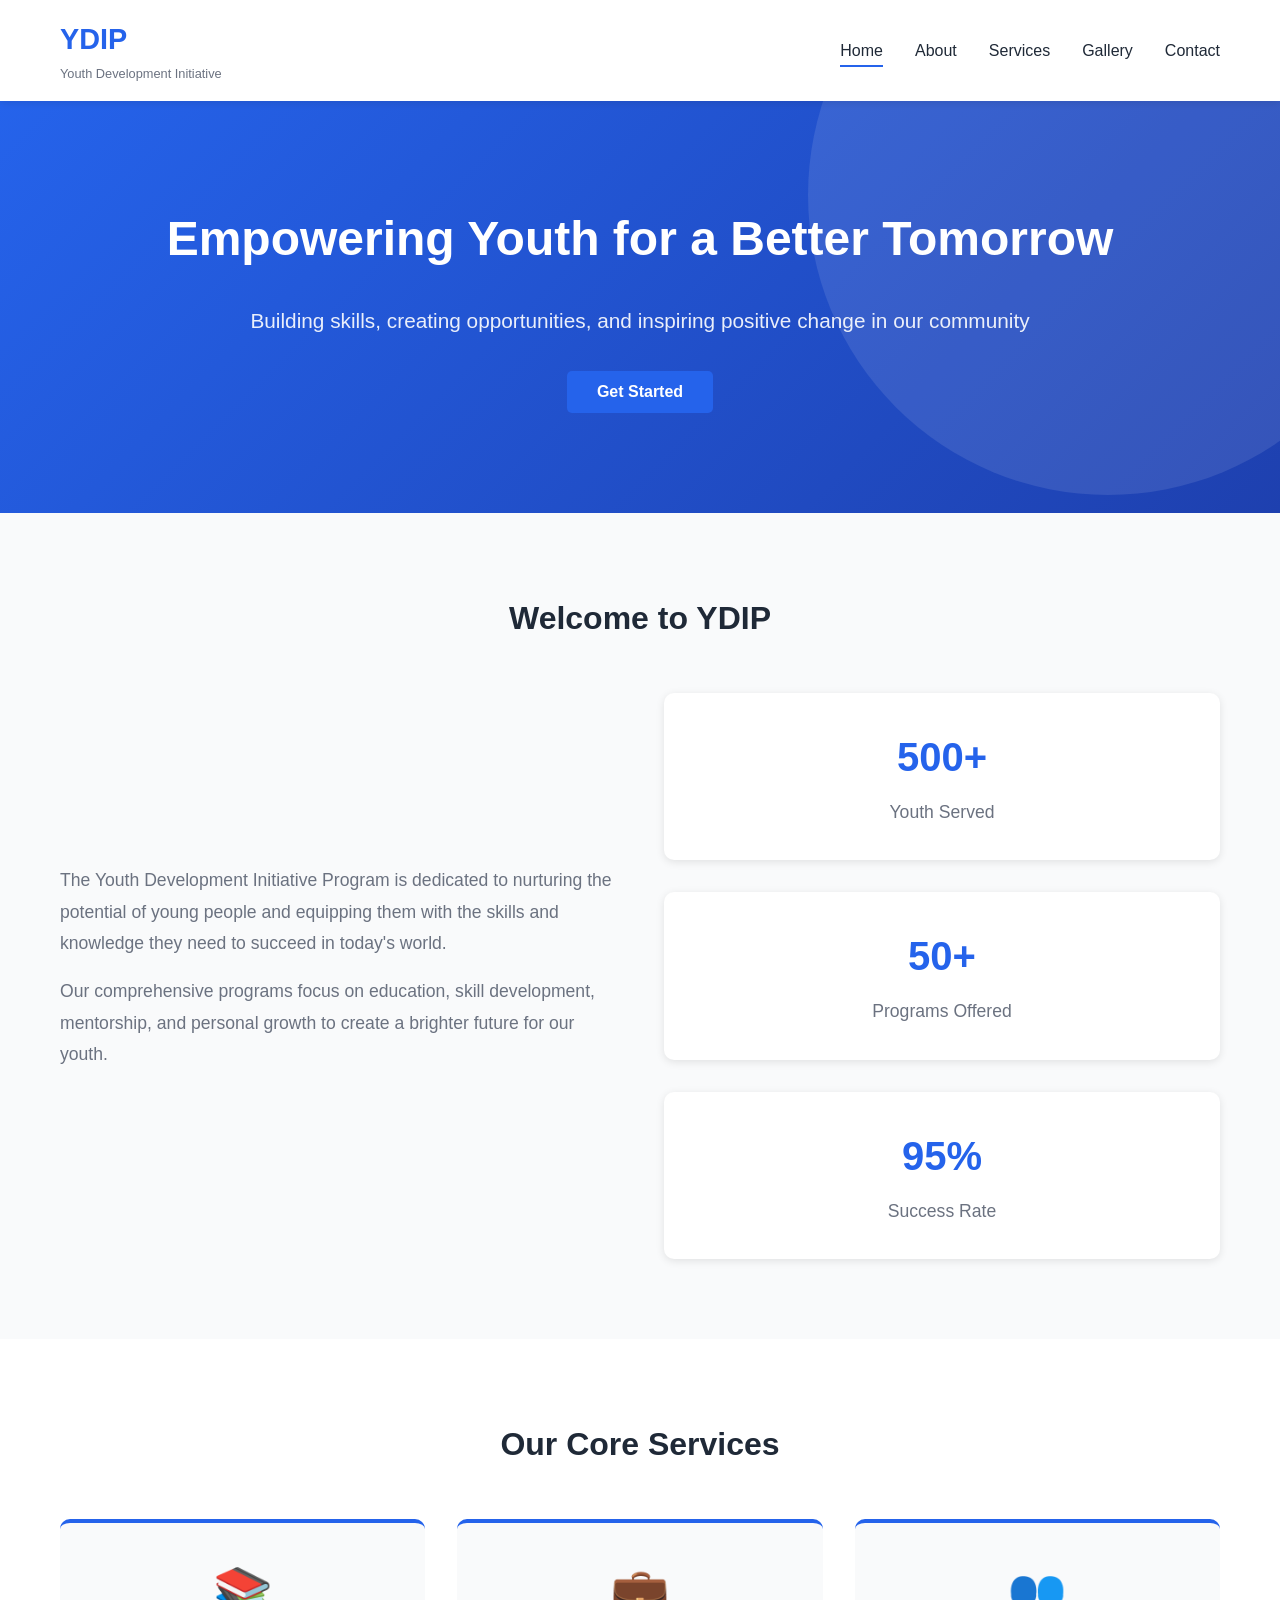
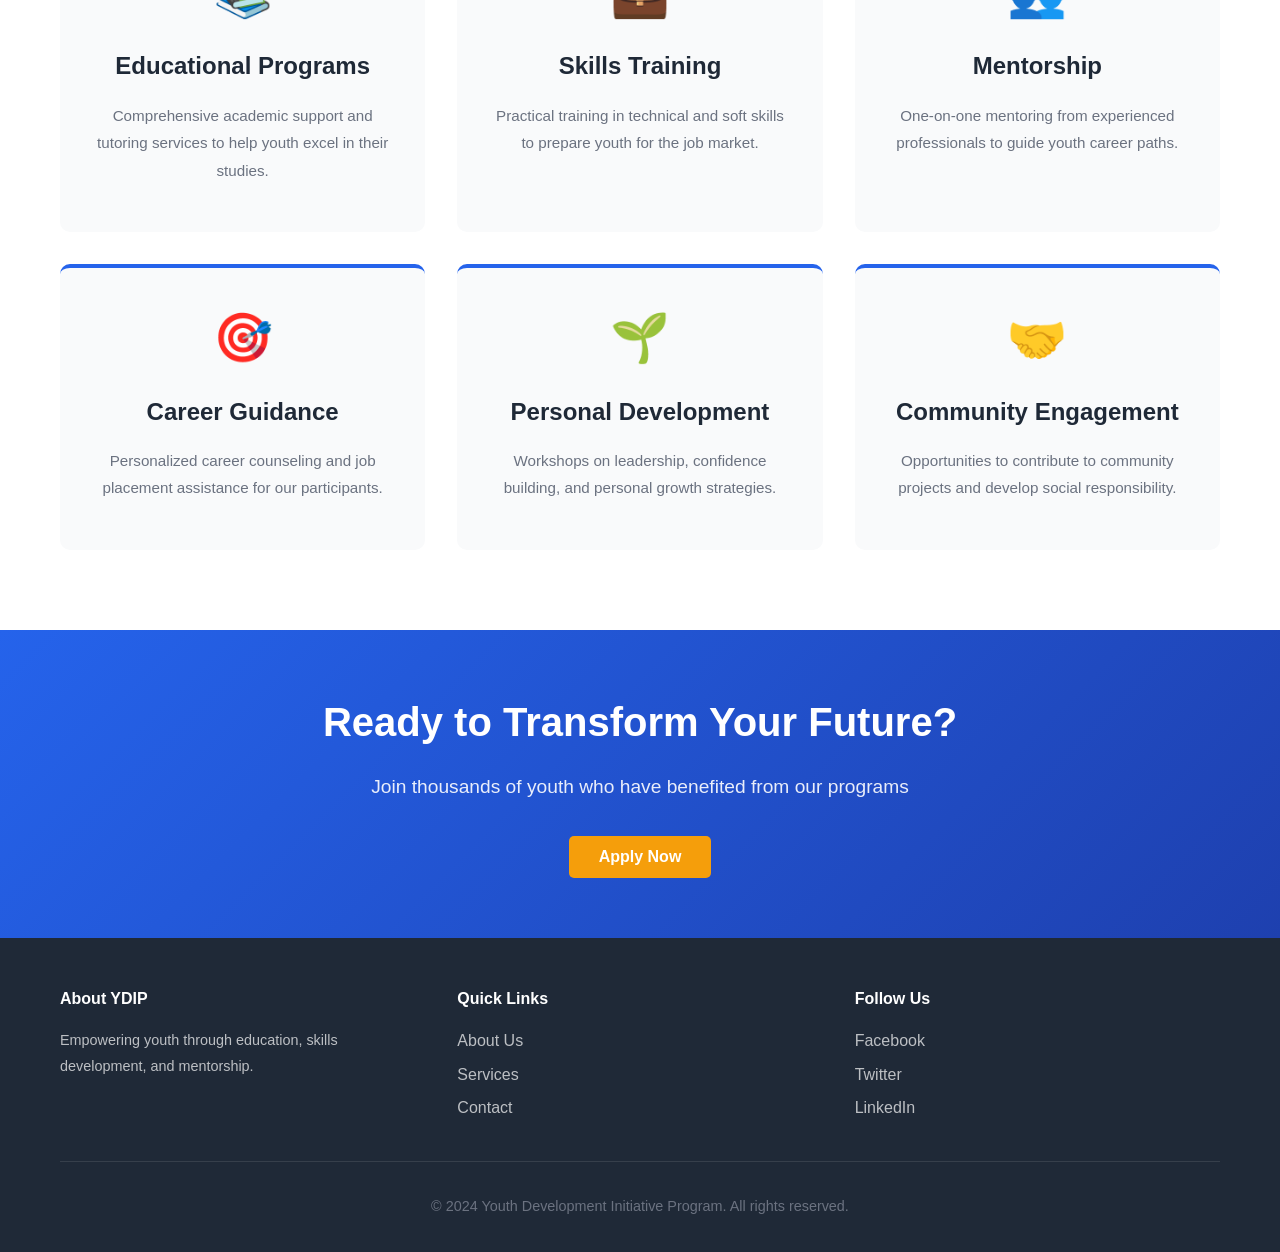
<file: projects/index.html>
<!DOCTYPE html>
<html lang="en">
<head>
    <meta charset="UTF-8">
    <meta name="viewport" content="width=device-width, initial-scale=1.0">
    <title>Youth Development Initiative Program</title>
    <link rel="stylesheet" href="css/style.css">
</head>
<body>
    <!-- Navigation -->
    <nav class="navbar">
        <div class="container">
            <div class="nav-brand">
                <h1>YDIP</h1>
                <p>Youth Development Initiative</p>
            </div>
            <ul class="nav-menu">
                <li><a href="index.html" class="active">Home</a></li>
                <li><a href="about.html">About</a></li>
                <li><a href="service.html">Services</a></li>
                <li><a href="gallery.html">Gallery</a></li>
                <li><a href="contact.html">Contact</a></li>
            </ul>
        </div>
    </nav>

    <!-- Hero Section -->
    <section class="hero">
        <div class="hero-content">
            <h1>Empowering Youth for a Better Tomorrow</h1>
            <p>Building skills, creating opportunities, and inspiring positive change in our community</p>
            <button class="btn btn-primary">Get Started</button>
        </div>
    </section>

    <!-- Welcome Section -->
    <section class="welcome">
        <div class="container">
            <h2>Welcome to YDIP</h2>
            <div class="welcome-content">
                <div class="welcome-text">
                    <p>The Youth Development Initiative Program is dedicated to nurturing the potential of young people and equipping them with the skills and knowledge they need to succeed in today's world.</p>
                    <p>Our comprehensive programs focus on education, skill development, mentorship, and personal growth to create a brighter future for our youth.</p>
                </div>
                <div class="welcome-stats">
                    <div class="stat">
                        <h3>500+</h3>
                        <p>Youth Served</p>
                    </div>
                    <div class="stat">
                        <h3>50+</h3>
                        <p>Programs Offered</p>
                    </div>
                    <div class="stat">
                        <h3>95%</h3>
                        <p>Success Rate</p>
                    </div>
                </div>
            </div>
        </div>
    </section>

    <!-- Features Section -->
    <section class="features">
        <div class="container">
            <h2>Our Core Services</h2>
            <div class="features-grid">
                <div class="feature-card">
                    <div class="feature-icon">📚</div>
                    <h3>Educational Programs</h3>
                    <p>Comprehensive academic support and tutoring services to help youth excel in their studies.</p>
                </div>
                <div class="feature-card">
                    <div class="feature-icon">💼</div>
                    <h3>Skills Training</h3>
                    <p>Practical training in technical and soft skills to prepare youth for the job market.</p>
                </div>
                <div class="feature-card">
                    <div class="feature-icon">👥</div>
                    <h3>Mentorship</h3>
                    <p>One-on-one mentoring from experienced professionals to guide youth career paths.</p>
                </div>
                <div class="feature-card">
                    <div class="feature-icon">🎯</div>
                    <h3>Career Guidance</h3>
                    <p>Personalized career counseling and job placement assistance for our participants.</p>
                </div>
                <div class="feature-card">
                    <div class="feature-icon">🌱</div>
                    <h3>Personal Development</h3>
                    <p>Workshops on leadership, confidence building, and personal growth strategies.</p>
                </div>
                <div class="feature-card">
                    <div class="feature-icon">🤝</div>
                    <h3>Community Engagement</h3>
                    <p>Opportunities to contribute to community projects and develop social responsibility.</p>
                </div>
            </div>
        </div>
    </section>

    <!-- Call to Action Section -->
    <section class="cta">
        <div class="container">
            <h2>Ready to Transform Your Future?</h2>
            <p>Join thousands of youth who have benefited from our programs</p>
            <button class="btn btn-secondary">Apply Now</button>
        </div>
    </section>

    <!-- Footer -->
    <footer class="footer">
        <div class="container">
            <div class="footer-content">
                <div class="footer-section">
                    <h4>About YDIP</h4>
                    <p>Empowering youth through education, skills development, and mentorship.</p>
                </div>
                <div class="footer-section">
                    <h4>Quick Links</h4>
                    <ul>
                        <li><a href="about.html">About Us</a></li>
                        <li><a href="service.html">Services</a></li>
                        <li><a href="contact.html">Contact</a></li>
                    </ul>
                </div>
                <div class="footer-section">
                    <h4>Follow Us</h4>
                    <div class="social-links">
                        <a href="#" class="social-icon">Facebook</a>
                        <a href="#" class="social-icon">Twitter</a>
                        <a href="#" class="social-icon">LinkedIn</a>
                    </div>
                </div>
            </div>
            <div class="footer-bottom">
                <p>&copy; 2024 Youth Development Initiative Program. All rights reserved.</p>
            </div>
        </div>
    </footer>
</body>
</html>
</file>
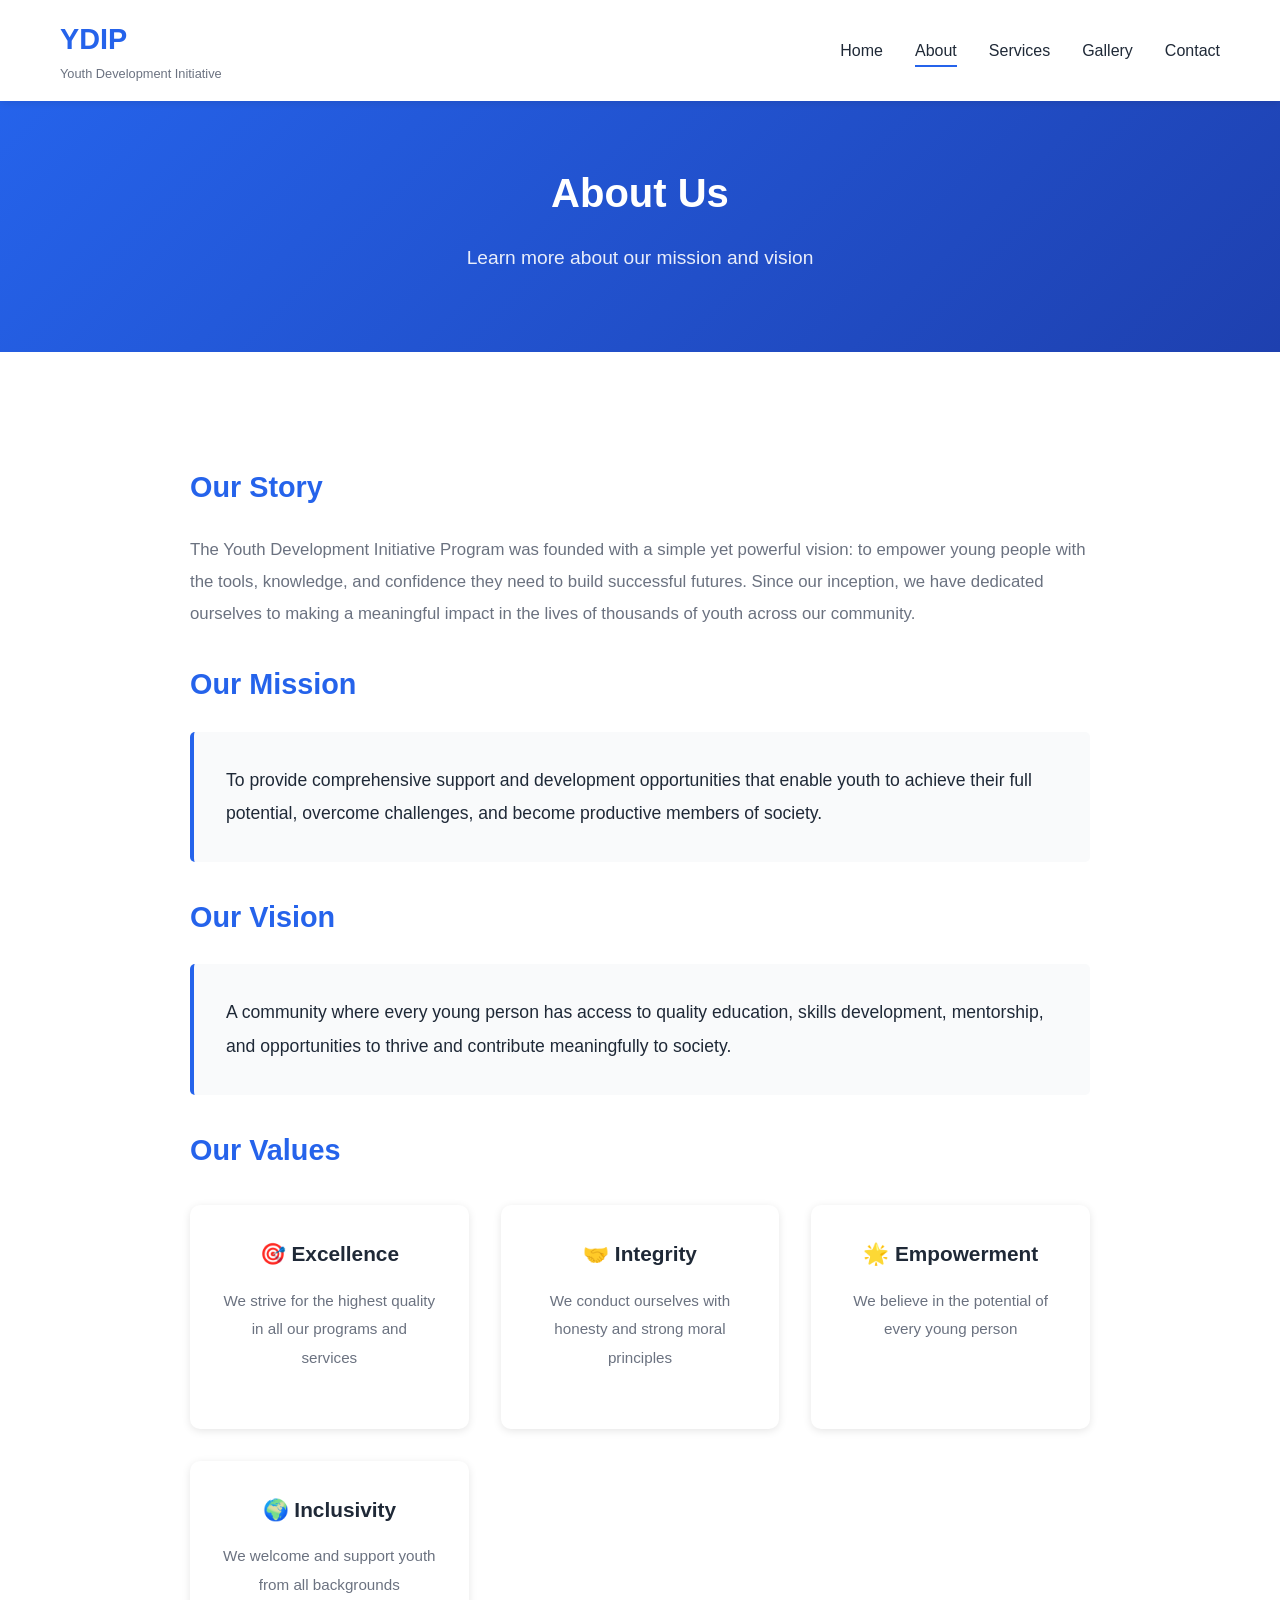
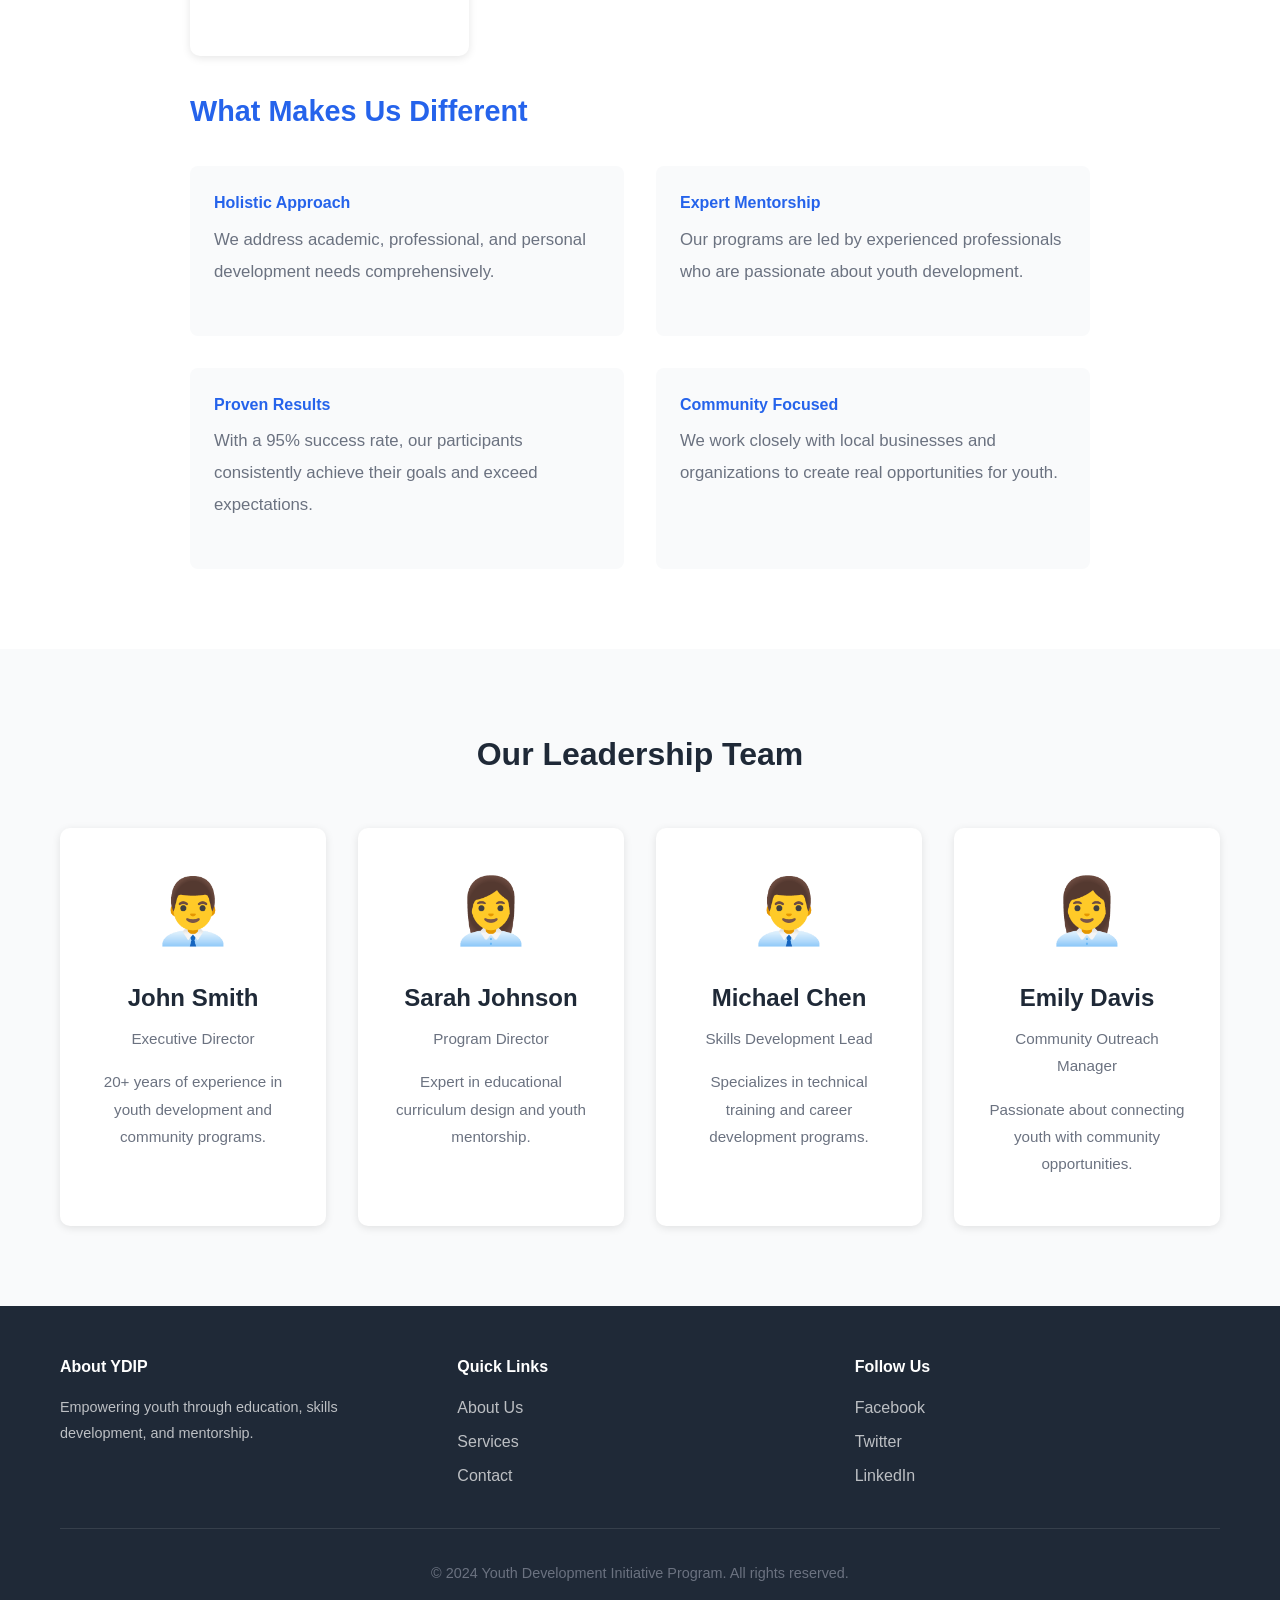
<file: projects/about.html>
<!DOCTYPE html>
<html lang="en">
<head>
    <meta charset="UTF-8">
    <meta name="viewport" content="width=device-width, initial-scale=1.0">
    <title>About Us - Youth Development Initiative Program</title>
    <link rel="stylesheet" href="css/style.css">
</head>
<body>
    <!-- Navigation -->
    <nav class="navbar">
        <div class="container">
            <div class="nav-brand">
                <h1>YDIP</h1>
                <p>Youth Development Initiative</p>
            </div>
            <ul class="nav-menu">
                <li><a href="index.html">Home</a></li>
                <li><a href="about.html" class="active">About</a></li>
                <li><a href="service.html">Services</a></li>
                <li><a href="gallery.html">Gallery</a></li>
                <li><a href="contact.html">Contact</a></li>
            </ul>
        </div>
    </nav>

    <!-- Page Header -->
    <section class="page-header">
        <div class="container">
            <h1>About Us</h1>
            <p>Learn more about our mission and vision</p>
        </div>
    </section>

    <!-- About Content -->
    <section class="about-section">
        <div class="container">
            <div class="about-content">
                <h2>Our Story</h2>
                <p>The Youth Development Initiative Program was founded with a simple yet powerful vision: to empower young people with the tools, knowledge, and confidence they need to build successful futures. Since our inception, we have dedicated ourselves to making a meaningful impact in the lives of thousands of youth across our community.</p>
                
                <h2>Our Mission</h2>
                <div class="mission-box">
                    <p>To provide comprehensive support and development opportunities that enable youth to achieve their full potential, overcome challenges, and become productive members of society.</p>
                </div>

                <h2>Our Vision</h2>
                <div class="vision-box">
                    <p>A community where every young person has access to quality education, skills development, mentorship, and opportunities to thrive and contribute meaningfully to society.</p>
                </div>

                <h2>Our Values</h2>
                <div class="values-grid">
                    <div class="value-item">
                        <h3>🎯 Excellence</h3>
                        <p>We strive for the highest quality in all our programs and services</p>
                    </div>
                    <div class="value-item">
                        <h3>🤝 Integrity</h3>
                        <p>We conduct ourselves with honesty and strong moral principles</p>
                    </div>
                    <div class="value-item">
                        <h3>🌟 Empowerment</h3>
                        <p>We believe in the potential of every young person</p>
                    </div>
                    <div class="value-item">
                        <h3>🌍 Inclusivity</h3>
                        <p>We welcome and support youth from all backgrounds</p>
                    </div>
                </div>

                <h2>What Makes Us Different</h2>
                <div class="differences">
                    <div class="diff-item">
                        <h4>Holistic Approach</h4>
                        <p>We address academic, professional, and personal development needs comprehensively.</p>
                    </div>
                    <div class="diff-item">
                        <h4>Expert Mentorship</h4>
                        <p>Our programs are led by experienced professionals who are passionate about youth development.</p>
                    </div>
                    <div class="diff-item">
                        <h4>Proven Results</h4>
                        <p>With a 95% success rate, our participants consistently achieve their goals and exceed expectations.</p>
                    </div>
                    <div class="diff-item">
                        <h4>Community Focused</h4>
                        <p>We work closely with local businesses and organizations to create real opportunities for youth.</p>
                    </div>
                </div>
            </div>
        </div>
    </section>

    <!-- Team Section -->
    <section class="team-section">
        <div class="container">
            <h2>Our Leadership Team</h2>
            <div class="team-grid">
                <div class="team-member">
                    <div class="member-avatar">👨‍💼</div>
                    <h3>John Smith</h3>
                    <p>Executive Director</p>
                    <p class="member-bio">20+ years of experience in youth development and community programs.</p>
                </div>
                <div class="team-member">
                    <div class="member-avatar">👩‍💼</div>
                    <h3>Sarah Johnson</h3>
                    <p>Program Director</p>
                    <p class="member-bio">Expert in educational curriculum design and youth mentorship.</p>
                </div>
                <div class="team-member">
                    <div class="member-avatar">👨‍💼</div>
                    <h3>Michael Chen</h3>
                    <p>Skills Development Lead</p>
                    <p class="member-bio">Specializes in technical training and career development programs.</p>
                </div>
                <div class="team-member">
                    <div class="member-avatar">👩‍💼</div>
                    <h3>Emily Davis</h3>
                    <p>Community Outreach Manager</p>
                    <p class="member-bio">Passionate about connecting youth with community opportunities.</p>
                </div>
            </div>
        </div>
    </section>

    <!-- Footer -->
    <footer class="footer">
        <div class="container">
            <div class="footer-content">
                <div class="footer-section">
                    <h4>About YDIP</h4>
                    <p>Empowering youth through education, skills development, and mentorship.</p>
                </div>
                <div class="footer-section">
                    <h4>Quick Links</h4>
                    <ul>
                        <li><a href="about.html">About Us</a></li>
                        <li><a href="service.html">Services</a></li>
                        <li><a href="contact.html">Contact</a></li>
                    </ul>
                </div>
                <div class="footer-section">
                    <h4>Follow Us</h4>
                    <div class="social-links">
                        <a href="#" class="social-icon">Facebook</a>
                        <a href="#" class="social-icon">Twitter</a>
                        <a href="#" class="social-icon">LinkedIn</a>
                    </div>
                </div>
            </div>
            <div class="footer-bottom">
                <p>&copy; 2024 Youth Development Initiative Program. All rights reserved.</p>
            </div>
        </div>
    </footer>
</body>
</html>
</file>
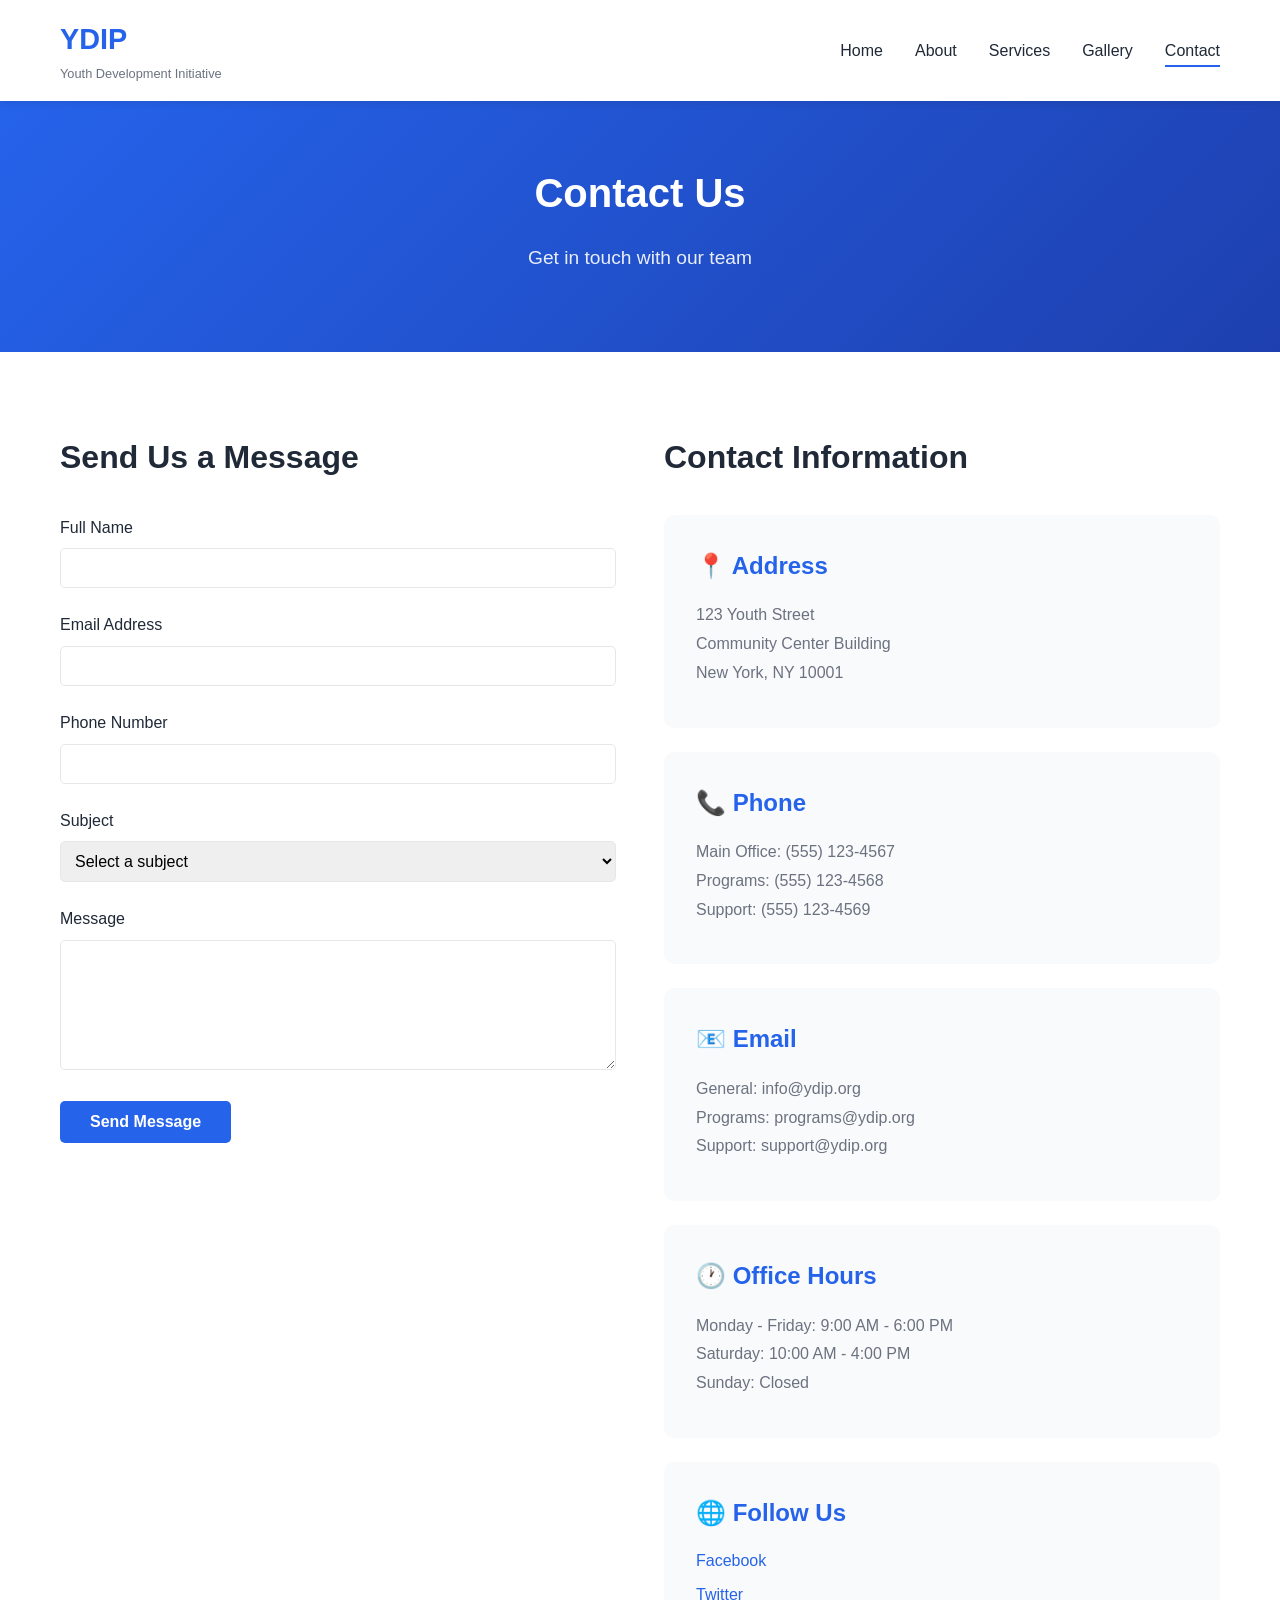
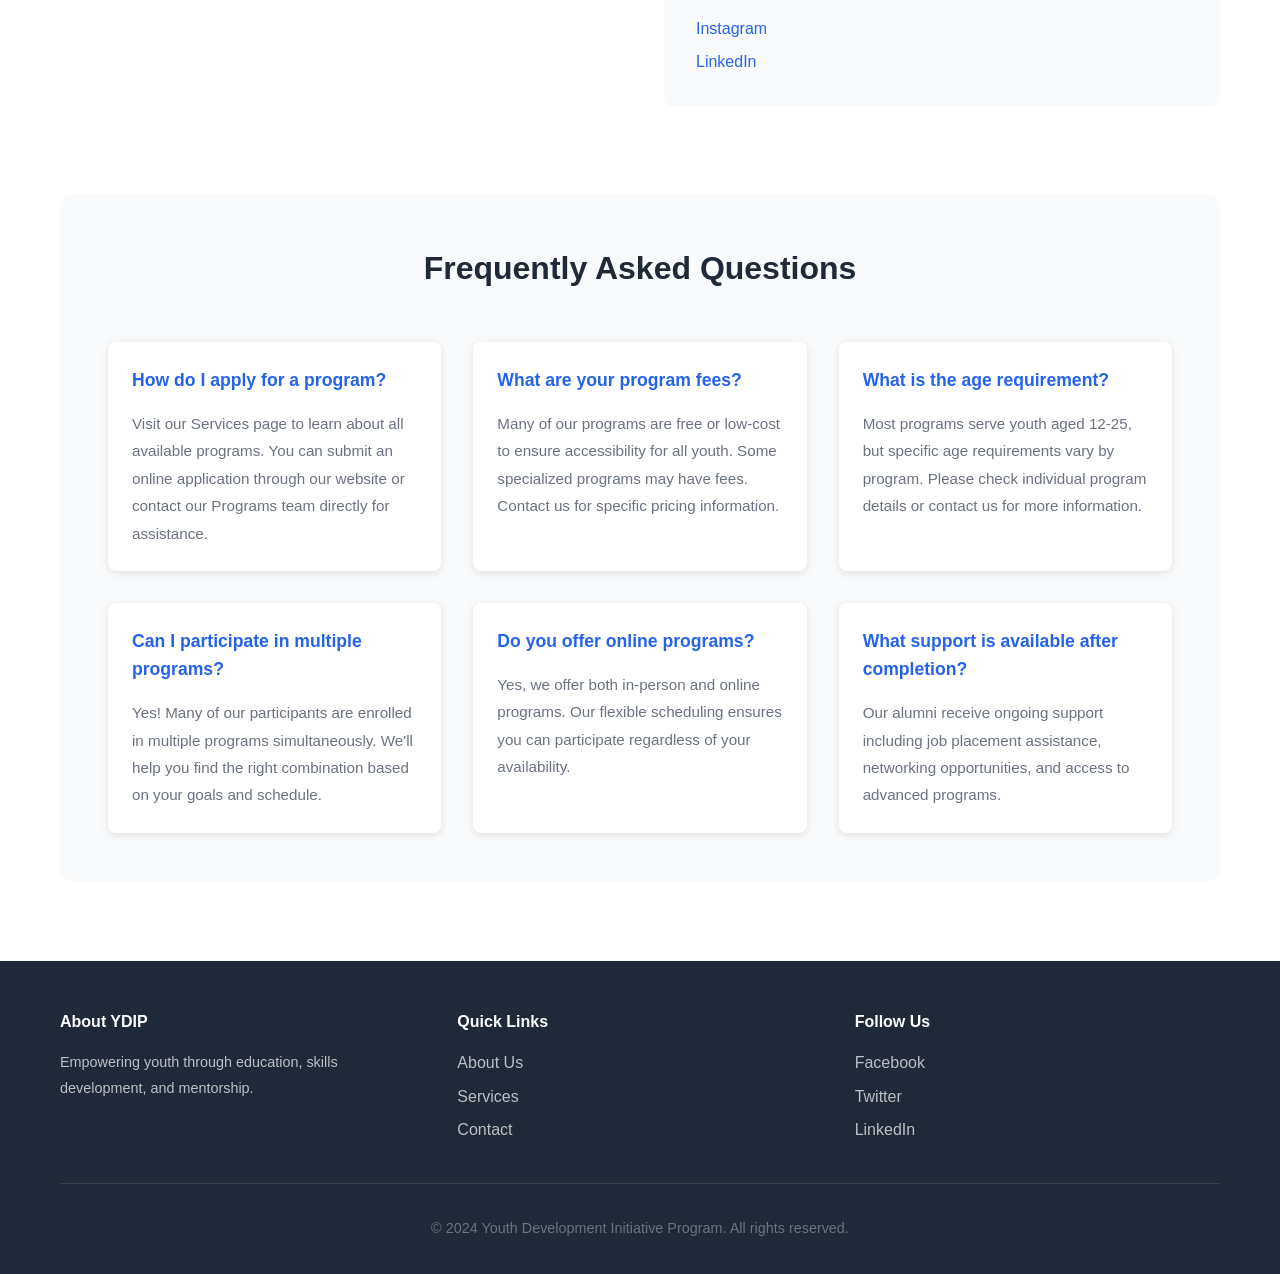
<file: projects/contact.html>
<!DOCTYPE html>
<html lang="en">
<head>
    <meta charset="UTF-8">
    <meta name="viewport" content="width=device-width, initial-scale=1.0">
    <title>Contact Us - Youth Development Initiative Program</title>
    <link rel="stylesheet" href="css/style.css">
</head>
<body>
    <!-- Navigation -->
    <nav class="navbar">
        <div class="container">
            <div class="nav-brand">
                <h1>YDIP</h1>
                <p>Youth Development Initiative</p>
            </div>
            <ul class="nav-menu">
                <li><a href="index.html">Home</a></li>
                <li><a href="about.html">About</a></li>
                <li><a href="service.html">Services</a></li>
                <li><a href="gallery.html">Gallery</a></li>
                <li><a href="contact.html" class="active">Contact</a></li>
            </ul>
        </div>
    </nav>

    <!-- Page Header -->
    <section class="page-header">
        <div class="container">
            <h1>Contact Us</h1>
            <p>Get in touch with our team</p>
        </div>
    </section>

    <!-- Contact Content -->
    <section class="contact-section">
        <div class="container">
            <div class="contact-wrapper">
                <!-- Contact Form -->
                <div class="contact-form-section">
                    <h2>Send Us a Message</h2>
                    <form class="contact-form" id="contactForm">
                        <div class="form-group">
                            <label for="name">Full Name</label>
                            <input type="text" id="name" name="name" required>
                        </div>
                        <div class="form-group">
                            <label for="email">Email Address</label>
                            <input type="email" id="email" name="email" required>
                        </div>
                        <div class="form-group">
                            <label for="phone">Phone Number</label>
                            <input type="tel" id="phone" name="phone">
                        </div>
                        <div class="form-group">
                            <label for="subject">Subject</label>
                            <select id="subject" name="subject" required>
                                <option value="">Select a subject</option>
                                <option value="inquiry">Program Inquiry</option>
                                <option value="application">Application Help</option>
                                <option value="feedback">Feedback</option>
                                <option value="partnership">Partnership Opportunity</option>
                                <option value="other">Other</option>
                            </select>
                        </div>
                        <div class="form-group">
                            <label for="message">Message</label>
                            <textarea id="message" name="message" rows="6" required></textarea>
                        </div>
                        <button type="submit" class="btn btn-primary">Send Message</button>
                    </form>
                </div>

                <!-- Contact Information -->
                <div class="contact-info-section">
                    <h2>Contact Information</h2>
                    
                    <div class="info-card">
                        <h3>📍 Address</h3>
                        <p>123 Youth Street<br>Community Center Building<br>New York, NY 10001</p>
                    </div>

                    <div class="info-card">
                        <h3>📞 Phone</h3>
                        <p>Main Office: (555) 123-4567<br>Programs: (555) 123-4568<br>Support: (555) 123-4569</p>
                    </div>

                    <div class="info-card">
                        <h3>📧 Email</h3>
                        <p>General: info@ydip.org<br>Programs: programs@ydip.org<br>Support: support@ydip.org</p>
                    </div>

                    <div class="info-card">
                        <h3>🕐 Office Hours</h3>
                        <p>Monday - Friday: 9:00 AM - 6:00 PM<br>Saturday: 10:00 AM - 4:00 PM<br>Sunday: Closed</p>
                    </div>

                    <div class="info-card">
                        <h3>🌐 Follow Us</h3>
                        <div class="social-links">
                            <a href="#" class="social-link">Facebook</a>
                            <a href="#" class="social-link">Twitter</a>
                            <a href="#" class="social-link">Instagram</a>
                            <a href="#" class="social-link">LinkedIn</a>
                        </div>
                    </div>
                </div>
            </div>

            <!-- FAQ Section -->
            <div class="faq-section">
                <h2>Frequently Asked Questions</h2>
                <div class="faq-container">
                    <div class="faq-item">
                        <h3>How do I apply for a program?</h3>
                        <p>Visit our Services page to learn about all available programs. You can submit an online application through our website or contact our Programs team directly for assistance.</p>
                    </div>
                    <div class="faq-item">
                        <h3>What are your program fees?</h3>
                        <p>Many of our programs are free or low-cost to ensure accessibility for all youth. Some specialized programs may have fees. Contact us for specific pricing information.</p>
                    </div>
                    <div class="faq-item">
                        <h3>What is the age requirement?</h3>
                        <p>Most programs serve youth aged 12-25, but specific age requirements vary by program. Please check individual program details or contact us for more information.</p>
                    </div>
                    <div class="faq-item">
                        <h3>Can I participate in multiple programs?</h3>
                        <p>Yes! Many of our participants are enrolled in multiple programs simultaneously. We'll help you find the right combination based on your goals and schedule.</p>
                    </div>
                    <div class="faq-item">
                        <h3>Do you offer online programs?</h3>
                        <p>Yes, we offer both in-person and online programs. Our flexible scheduling ensures you can participate regardless of your availability.</p>
                    </div>
                    <div class="faq-item">
                        <h3>What support is available after completion?</h3>
                        <p>Our alumni receive ongoing support including job placement assistance, networking opportunities, and access to advanced programs.</p>
                    </div>
                </div>
            </div>
        </div>
    </section>

    <!-- Footer -->
    <footer class="footer">
        <div class="container">
            <div class="footer-content">
                <div class="footer-section">
                    <h4>About YDIP</h4>
                    <p>Empowering youth through education, skills development, and mentorship.</p>
                </div>
                <div class="footer-section">
                    <h4>Quick Links</h4>
                    <ul>
                        <li><a href="about.html">About Us</a></li>
                        <li><a href="service.html">Services</a></li>
                        <li><a href="contact.html">Contact</a></li>
                    </ul>
                </div>
                <div class="footer-section">
                    <h4>Follow Us</h4>
                    <div class="social-links">
                        <a href="#" class="social-icon">Facebook</a>
                        <a href="#" class="social-icon">Twitter</a>
                        <a href="#" class="social-icon">LinkedIn</a>
                    </div>
                </div>
            </div>
            <div class="footer-bottom">
                <p>&copy; 2024 Youth Development Initiative Program. All rights reserved.</p>
            </div>
        </div>
    </footer>

    <script>
        // Form submission handler
        document.getElementById('contactForm').addEventListener('submit', function(e) {
            e.preventDefault();
            alert('Thank you for your message! We will get back to you soon.');
            this.reset();
        });
    </script>
</body>
</html>
</file>
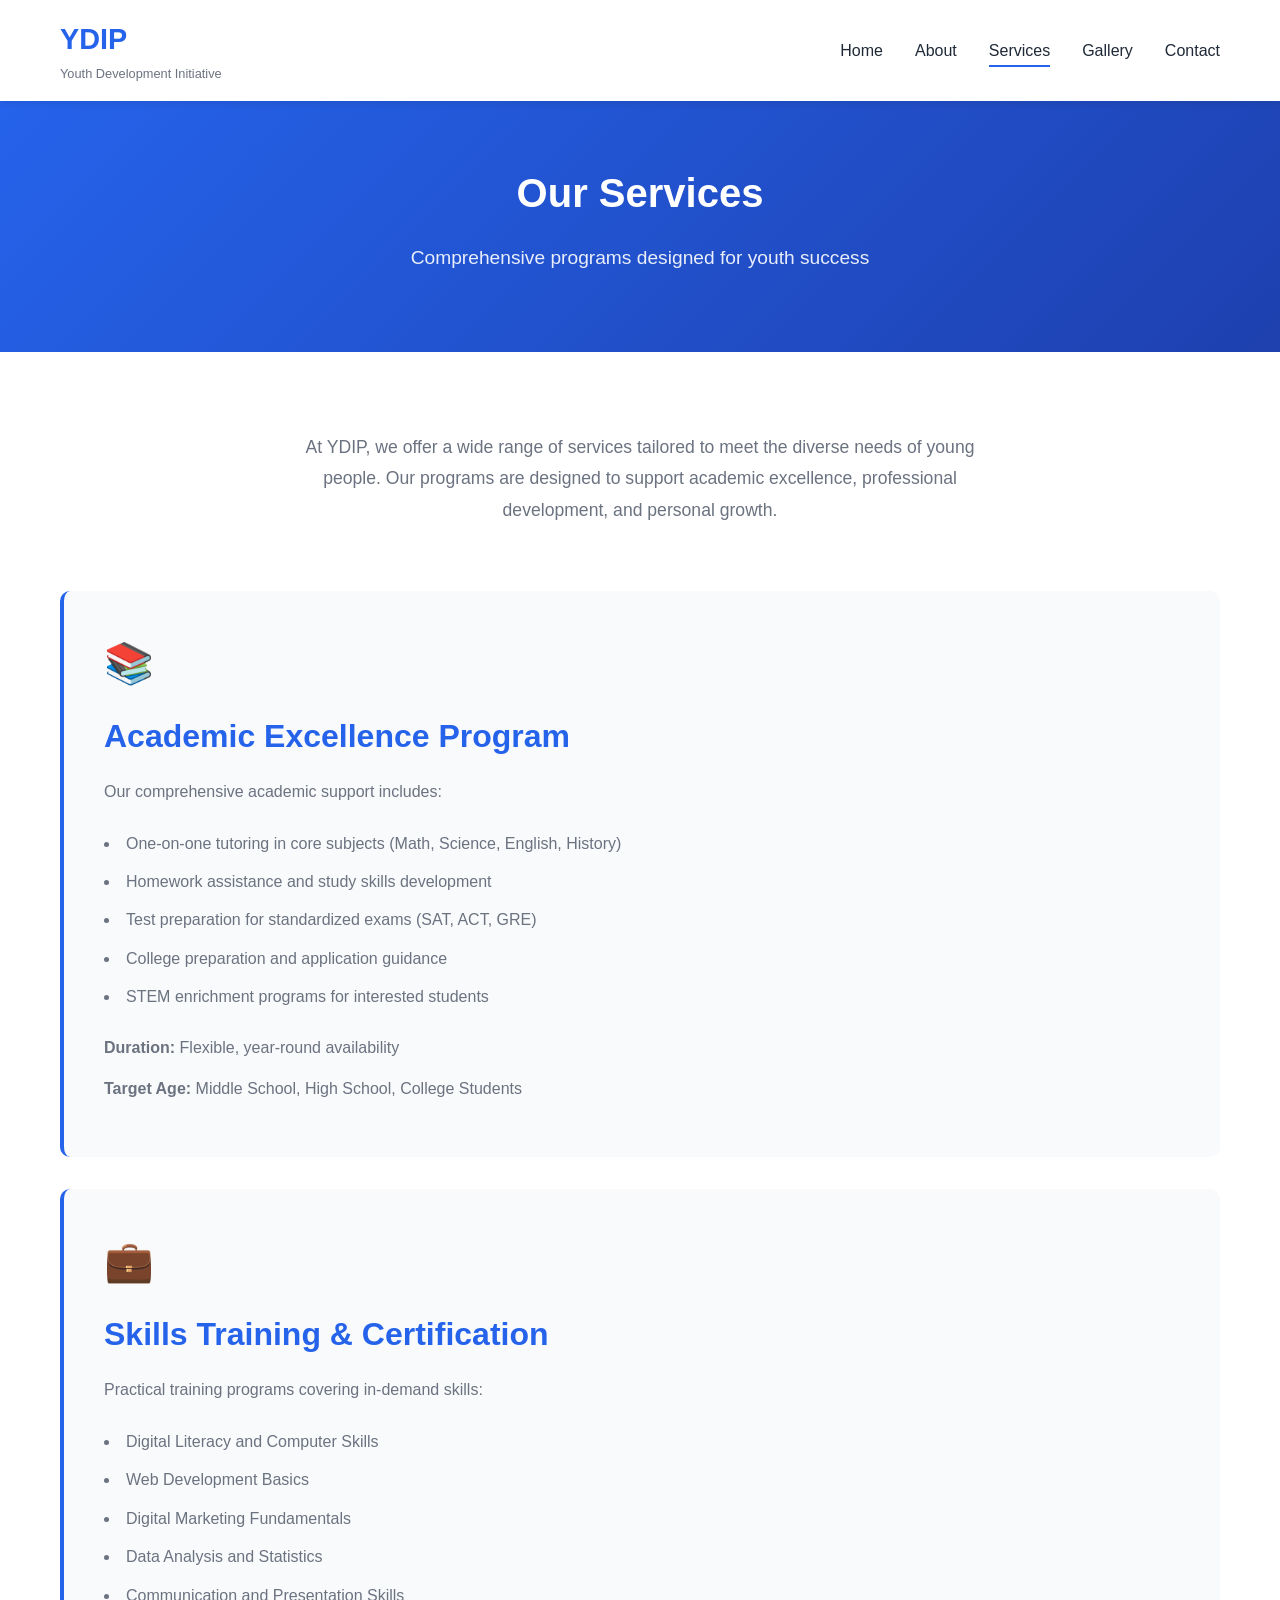
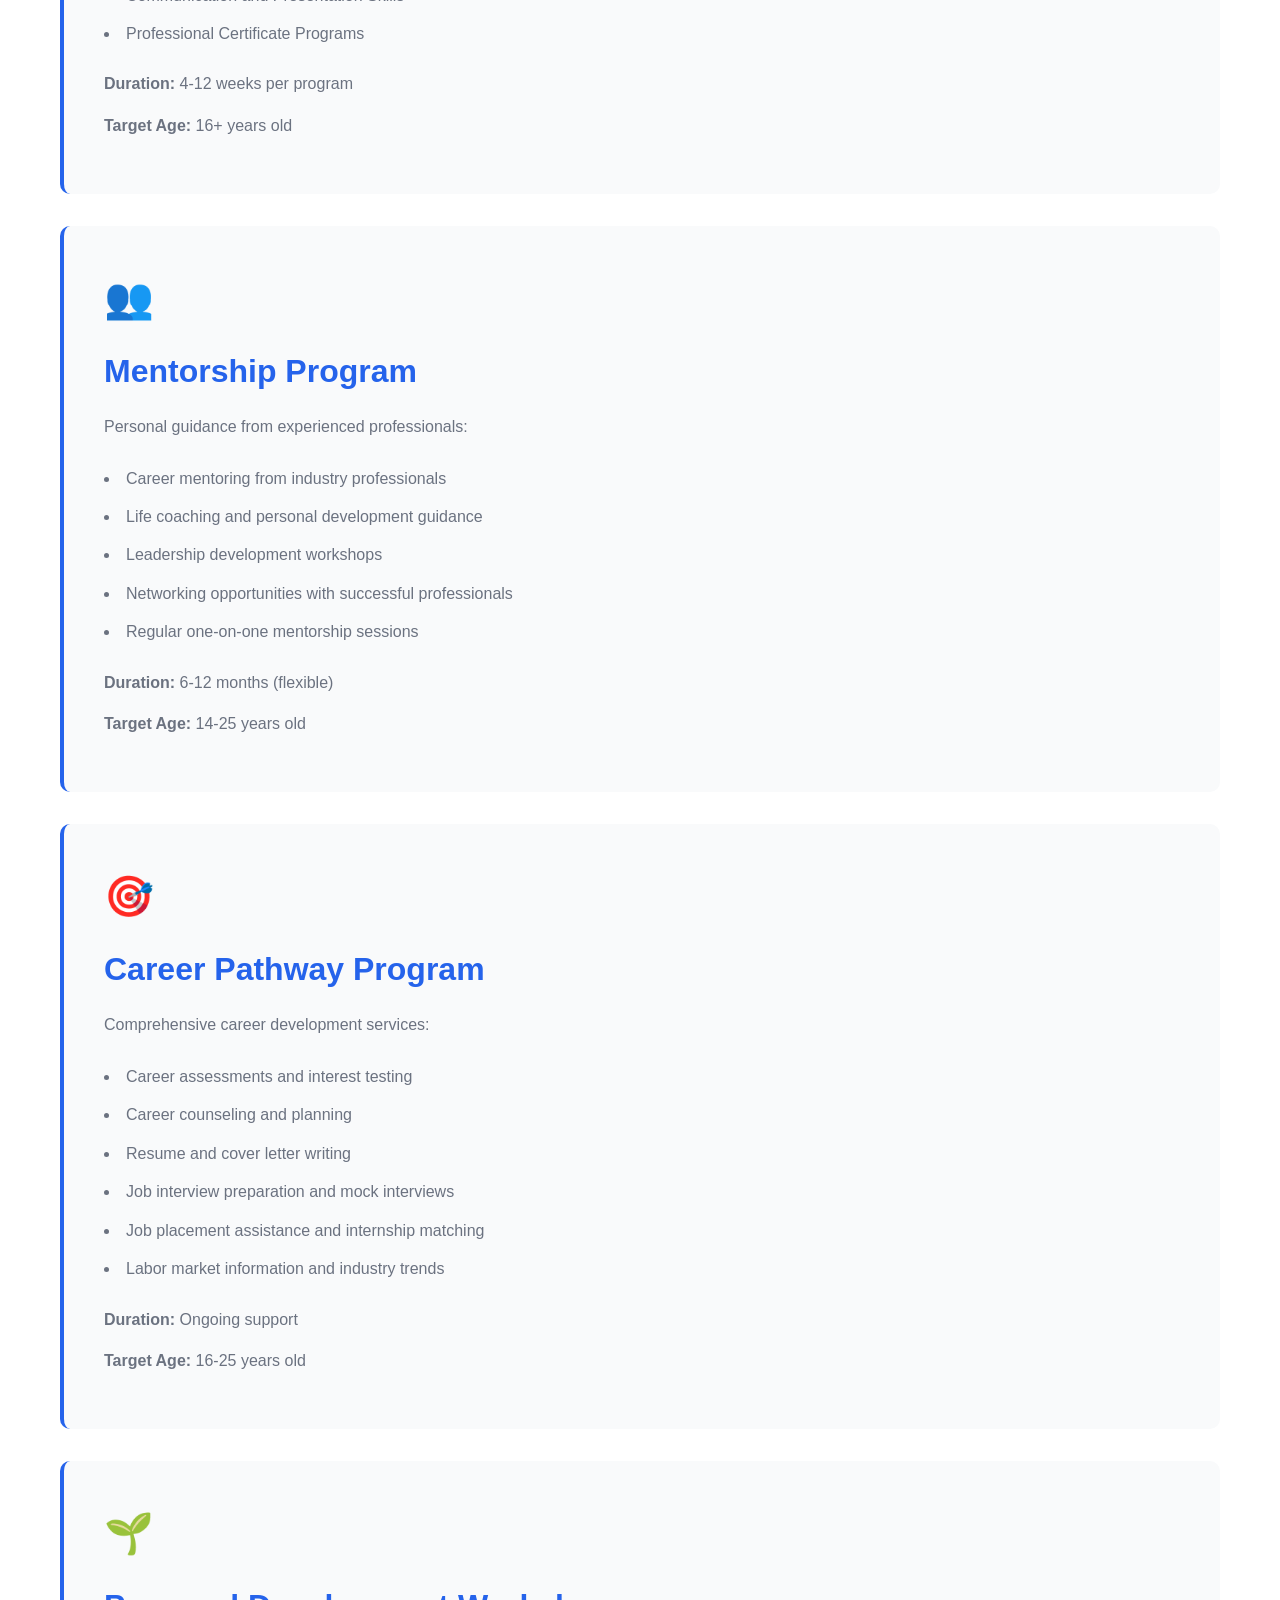
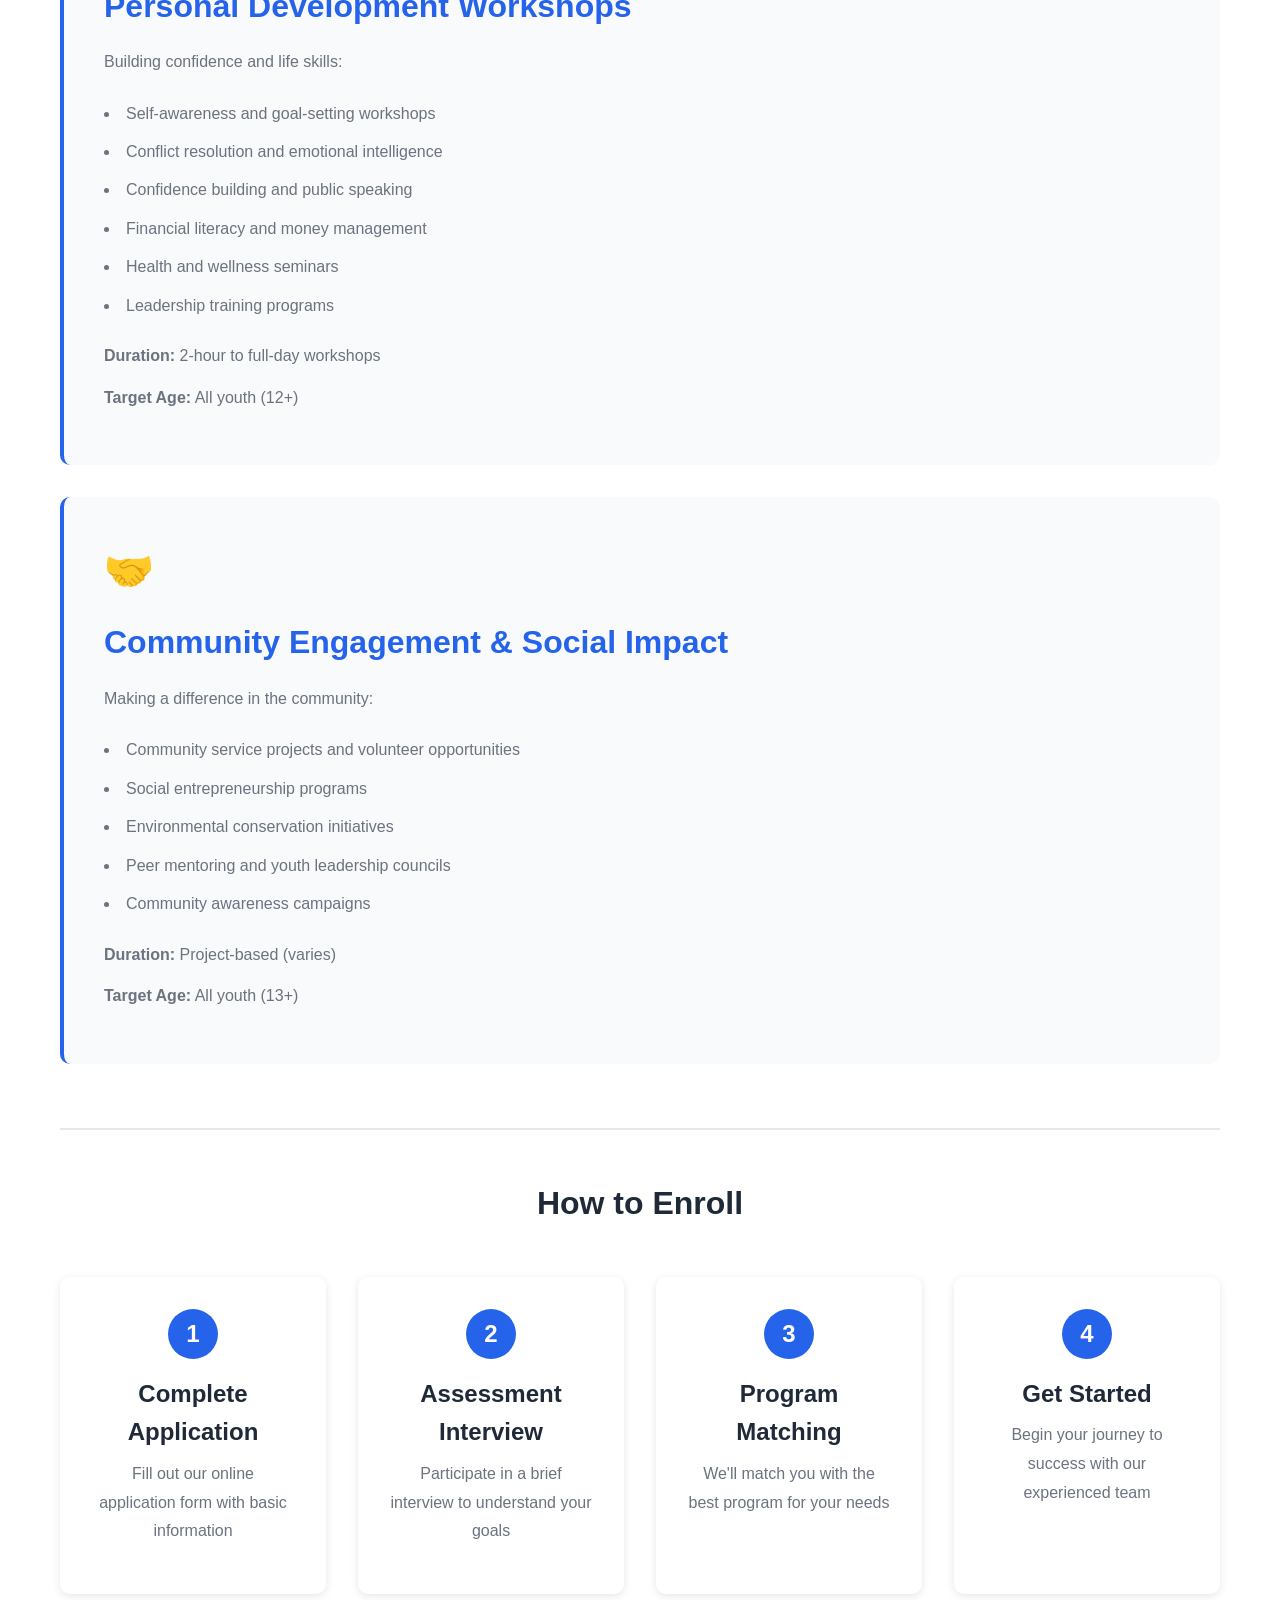
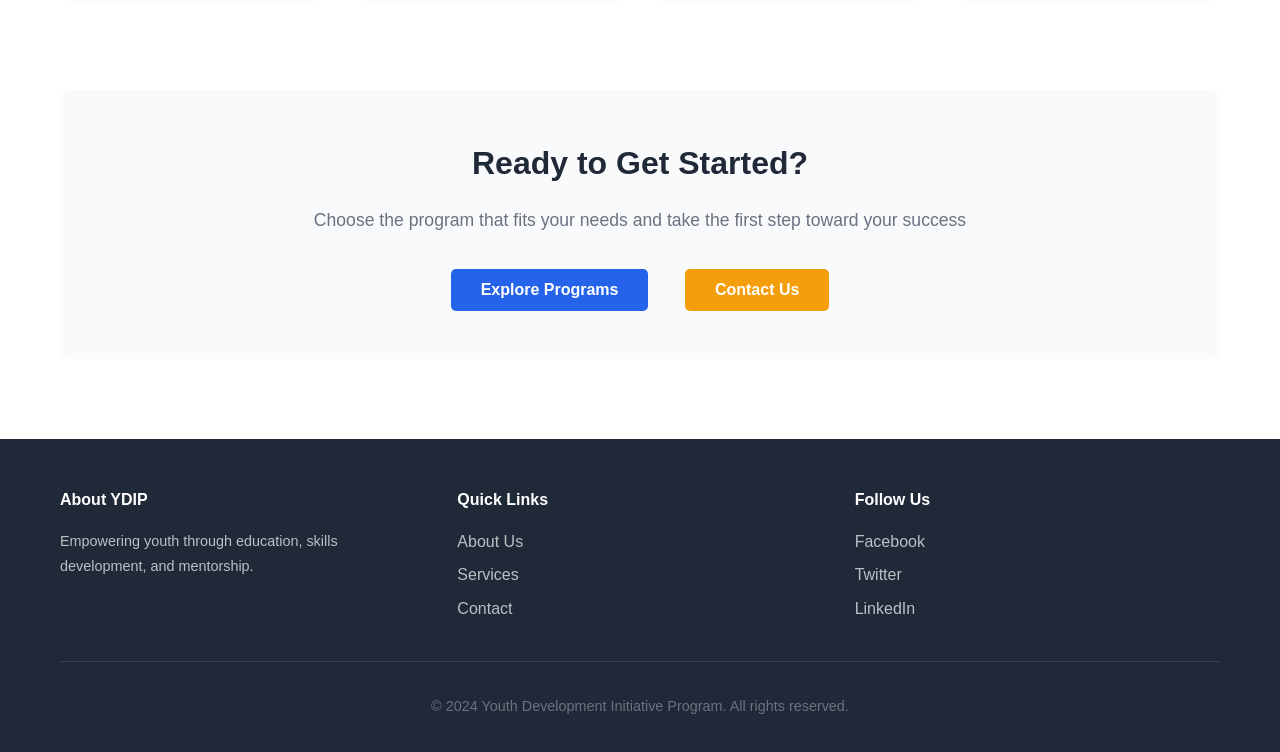
<file: projects/service.html>
<!DOCTYPE html>
<html lang="en">
<head>
    <meta charset="UTF-8">
    <meta name="viewport" content="width=device-width, initial-scale=1.0">
    <title>Services - Youth Development Initiative Program</title>
    <link rel="stylesheet" href="css/style.css">
</head>
<body>
    <!-- Navigation -->
    <nav class="navbar">
        <div class="container">
            <div class="nav-brand">
                <h1>YDIP</h1>
                <p>Youth Development Initiative</p>
            </div>
            <ul class="nav-menu">
                <li><a href="index.html">Home</a></li>
                <li><a href="about.html">About</a></li>
                <li><a href="service.html" class="active">Services</a></li>
                <li><a href="gallery.html">Gallery</a></li>
                <li><a href="contact.html">Contact</a></li>
            </ul>
        </div>
    </nav>

    <!-- Page Header -->
    <section class="page-header">
        <div class="container">
            <h1>Our Services</h1>
            <p>Comprehensive programs designed for youth success</p>
        </div>
    </section>

    <!-- Services Content -->
    <section class="services-section">
        <div class="container">
            <div class="services-intro">
                <p>At YDIP, we offer a wide range of services tailored to meet the diverse needs of young people. Our programs are designed to support academic excellence, professional development, and personal growth.</p>
            </div>

            <!-- Service 1 -->
            <div class="service-detail">
                <div class="service-icon">📚</div>
                <h2>Academic Excellence Program</h2>
                <p>Our comprehensive academic support includes:</p>
                <ul>
                    <li>One-on-one tutoring in core subjects (Math, Science, English, History)</li>
                    <li>Homework assistance and study skills development</li>
                    <li>Test preparation for standardized exams (SAT, ACT, GRE)</li>
                    <li>College preparation and application guidance</li>
                    <li>STEM enrichment programs for interested students</li>
                </ul>
                <p><strong>Duration:</strong> Flexible, year-round availability</p>
                <p><strong>Target Age:</strong> Middle School, High School, College Students</p>
            </div>

            <!-- Service 2 -->
            <div class="service-detail">
                <div class="service-icon">💼</div>
                <h2>Skills Training & Certification</h2>
                <p>Practical training programs covering in-demand skills:</p>
                <ul>
                    <li>Digital Literacy and Computer Skills</li>
                    <li>Web Development Basics</li>
                    <li>Digital Marketing Fundamentals</li>
                    <li>Data Analysis and Statistics</li>
                    <li>Communication and Presentation Skills</li>
                    <li>Professional Certificate Programs</li>
                </ul>
                <p><strong>Duration:</strong> 4-12 weeks per program</p>
                <p><strong>Target Age:</strong> 16+ years old</p>
            </div>

            <!-- Service 3 -->
            <div class="service-detail">
                <div class="service-icon">👥</div>
                <h2>Mentorship Program</h2>
                <p>Personal guidance from experienced professionals:</p>
                <ul>
                    <li>Career mentoring from industry professionals</li>
                    <li>Life coaching and personal development guidance</li>
                    <li>Leadership development workshops</li>
                    <li>Networking opportunities with successful professionals</li>
                    <li>Regular one-on-one mentorship sessions</li>
                </ul>
                <p><strong>Duration:</strong> 6-12 months (flexible)</p>
                <p><strong>Target Age:</strong> 14-25 years old</p>
            </div>

            <!-- Service 4 -->
            <div class="service-detail">
                <div class="service-icon">🎯</div>
                <h2>Career Pathway Program</h2>
                <p>Comprehensive career development services:</p>
                <ul>
                    <li>Career assessments and interest testing</li>
                    <li>Career counseling and planning</li>
                    <li>Resume and cover letter writing</li>
                    <li>Job interview preparation and mock interviews</li>
                    <li>Job placement assistance and internship matching</li>
                    <li>Labor market information and industry trends</li>
                </ul>
                <p><strong>Duration:</strong> Ongoing support</p>
                <p><strong>Target Age:</strong> 16-25 years old</p>
            </div>

            <!-- Service 5 -->
            <div class="service-detail">
                <div class="service-icon">🌱</div>
                <h2>Personal Development Workshops</h2>
                <p>Building confidence and life skills:</p>
                <ul>
                    <li>Self-awareness and goal-setting workshops</li>
                    <li>Conflict resolution and emotional intelligence</li>
                    <li>Confidence building and public speaking</li>
                    <li>Financial literacy and money management</li>
                    <li>Health and wellness seminars</li>
                    <li>Leadership training programs</li>
                </ul>
                <p><strong>Duration:</strong> 2-hour to full-day workshops</p>
                <p><strong>Target Age:</strong> All youth (12+)</p>
            </div>

            <!-- Service 6 -->
            <div class="service-detail">
                <div class="service-icon">🤝</div>
                <h2>Community Engagement & Social Impact</h2>
                <p>Making a difference in the community:</p>
                <ul>
                    <li>Community service projects and volunteer opportunities</li>
                    <li>Social entrepreneurship programs</li>
                    <li>Environmental conservation initiatives</li>
                    <li>Peer mentoring and youth leadership councils</li>
                    <li>Community awareness campaigns</li>
                </ul>
                <p><strong>Duration:</strong> Project-based (varies)</p>
                <p><strong>Target Age:</strong> All youth (13+)</p>
            </div>

            <!-- How to Enroll -->
            <div class="enrollment-section">
                <h2>How to Enroll</h2>
                <div class="enrollment-steps">
                    <div class="step">
                        <span class="step-number">1</span>
                        <h3>Complete Application</h3>
                        <p>Fill out our online application form with basic information</p>
                    </div>
                    <div class="step">
                        <span class="step-number">2</span>
                        <h3>Assessment Interview</h3>
                        <p>Participate in a brief interview to understand your goals</p>
                    </div>
                    <div class="step">
                        <span class="step-number">3</span>
                        <h3>Program Matching</h3>
                        <p>We'll match you with the best program for your needs</p>
                    </div>
                    <div class="step">
                        <span class="step-number">4</span>
                        <h3>Get Started</h3>
                        <p>Begin your journey to success with our experienced team</p>
                    </div>
                </div>
            </div>

            <!-- Call to Action -->
            <div class="service-cta">
                <h2>Ready to Get Started?</h2>
                <p>Choose the program that fits your needs and take the first step toward your success</p>
                <button class="btn btn-primary">Explore Programs</button>
                <button class="btn btn-secondary">Contact Us</button>
            </div>
        </div>
    </section>

    <!-- Footer -->
    <footer class="footer">
        <div class="container">
            <div class="footer-content">
                <div class="footer-section">
                    <h4>About YDIP</h4>
                    <p>Empowering youth through education, skills development, and mentorship.</p>
                </div>
                <div class="footer-section">
                    <h4>Quick Links</h4>
                    <ul>
                        <li><a href="about.html">About Us</a></li>
                        <li><a href="service.html">Services</a></li>
                        <li><a href="contact.html">Contact</a></li>
                    </ul>
                </div>
                <div class="footer-section">
                    <h4>Follow Us</h4>
                    <div class="social-links">
                        <a href="#" class="social-icon">Facebook</a>
                        <a href="#" class="social-icon">Twitter</a>
                        <a href="#" class="social-icon">LinkedIn</a>
                    </div>
                </div>
            </div>
            <div class="footer-bottom">
                <p>&copy; 2024 Youth Development Initiative Program. All rights reserved.</p>
            </div>
        </div>
    </footer>
</body>
</html>
</file>
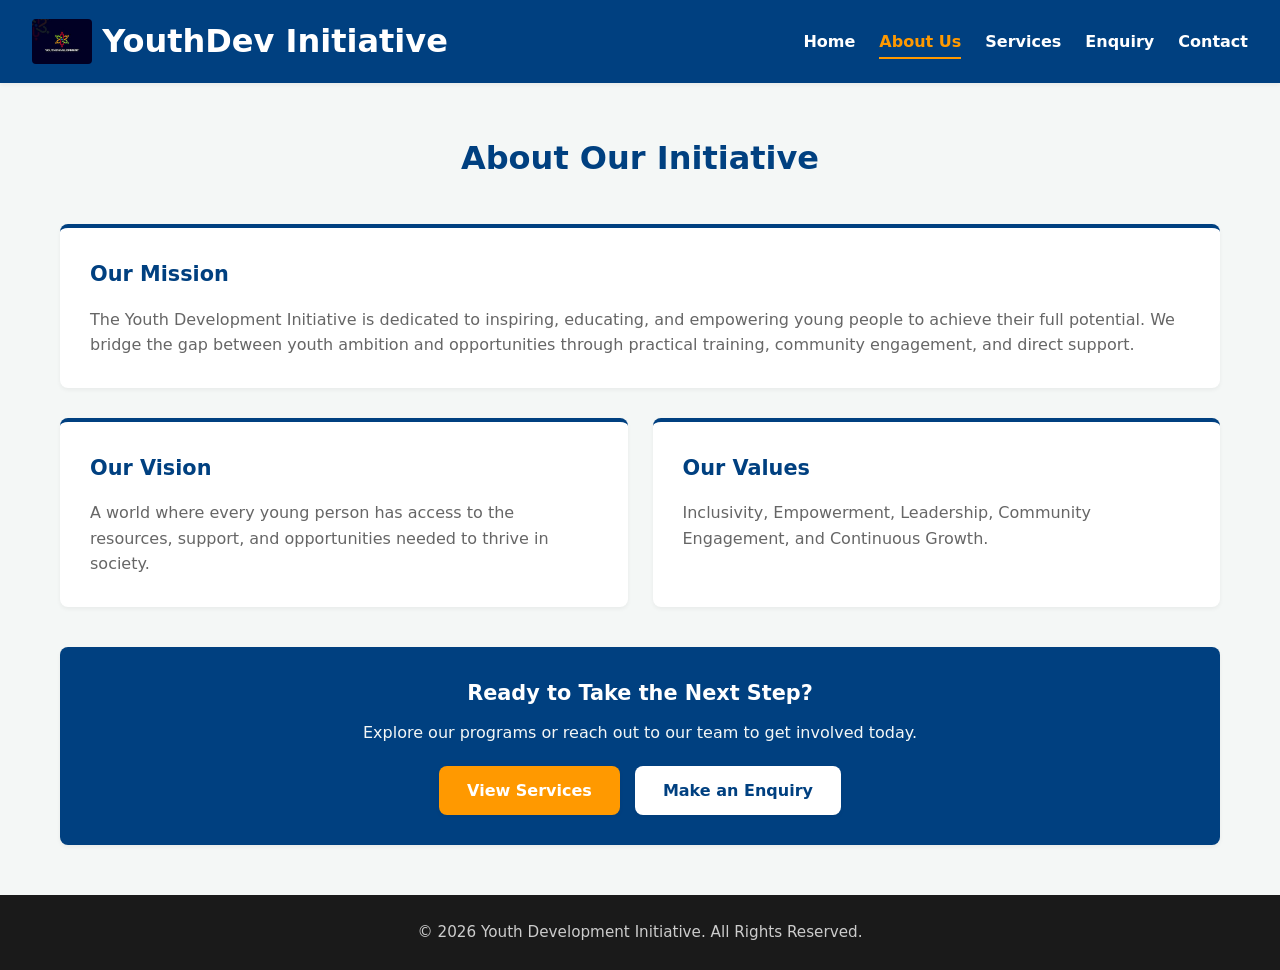
<file: WEDE/WEDE/about.html>
<!DOCTYPE html>
<html lang="en">
<head>
    <meta charset="UTF-8">
    <meta name="viewport" content="width=device-width, initial-scale=1.0">
    <meta name="description" content="Learn about YouthDev Initiative's mission, vision, and core values dedicated to empowering youth.">
    <title>Youth Development Initiative | About Us</title>
    <link rel="stylesheet" href="style.css">
</head>
<body>
    <header>
        <div class="logo-container" style="display: flex; align-items: center; gap: 10px;">
            <img src="images/img1-logo.jpg" alt="Youth Development Initiative Logo" class="logo" style="height: 45px; width: auto; border-radius: 4px;">
            <h1>YouthDev Initiative</h1>
        </div>
        <nav>
            <ul>
                <li><a href="index.html">Home</a></li>
                <li><a href="about.html" class="active">About Us</a></li>
                <li><a href="services.html">Services</a></li>
                <li><a href="enquiry.html">Enquiry</a></li>
                <li><a href="contact.html">Contact</a></li>
            </ul>
        </nav>
    </header>

    <main>
        <section class="container">
            <h2 class="page-title">About Our Initiative</h2>
            <div class="card" style="margin-bottom: 30px;">
                <h3>Our Mission</h3>
                <p>The Youth Development Initiative is dedicated to inspiring, educating, and empowering young people to achieve their full potential. We bridge the gap between youth ambition and opportunities through practical training, community engagement, and direct support.</p>
            </div>

            <div class="grid" style="margin-bottom: 40px;">
                <div class="card">
                    <h3>Our Vision</h3>
                    <p>A world where every young person has access to the resources, support, and opportunities needed to thrive in society.</p>
                </div>
                <div class="card">
                    <h3>Our Values</h3>
                    <p>Inclusivity, Empowerment, Leadership, Community Engagement, and Continuous Growth.</p>
                </div>
            </div>

            <!-- In-Page CTA -->
            <div class="card" style="text-align: center; background: var(--primary-color); color: #ffffff; border-top: none;">
                <h3 style="color: #ffffff; margin-bottom: 10px;">Ready to Take the Next Step?</h3>
                <p style="color: #f4f7f6; margin-bottom: 20px;">Explore our programs or reach out to our team to get involved today.</p>
                <div style="display: flex; justify-content: center; gap: 15px; flex-wrap: wrap;">
                    <a href="services.html" class="btn" style="background-color: var(--accent-color);">View Services</a>
                    <a href="enquiry.html" class="btn" style="background-color: #ffffff; color: var(--primary-color);">Make an Enquiry</a>
                </div>
            </div>
        </section>
    </main>

    <footer>
        <p>&copy; 2026 Youth Development Initiative. All Rights Reserved.</p>
    </footer>

    <script src="script.js"></script>
</body>
</html>
</file>
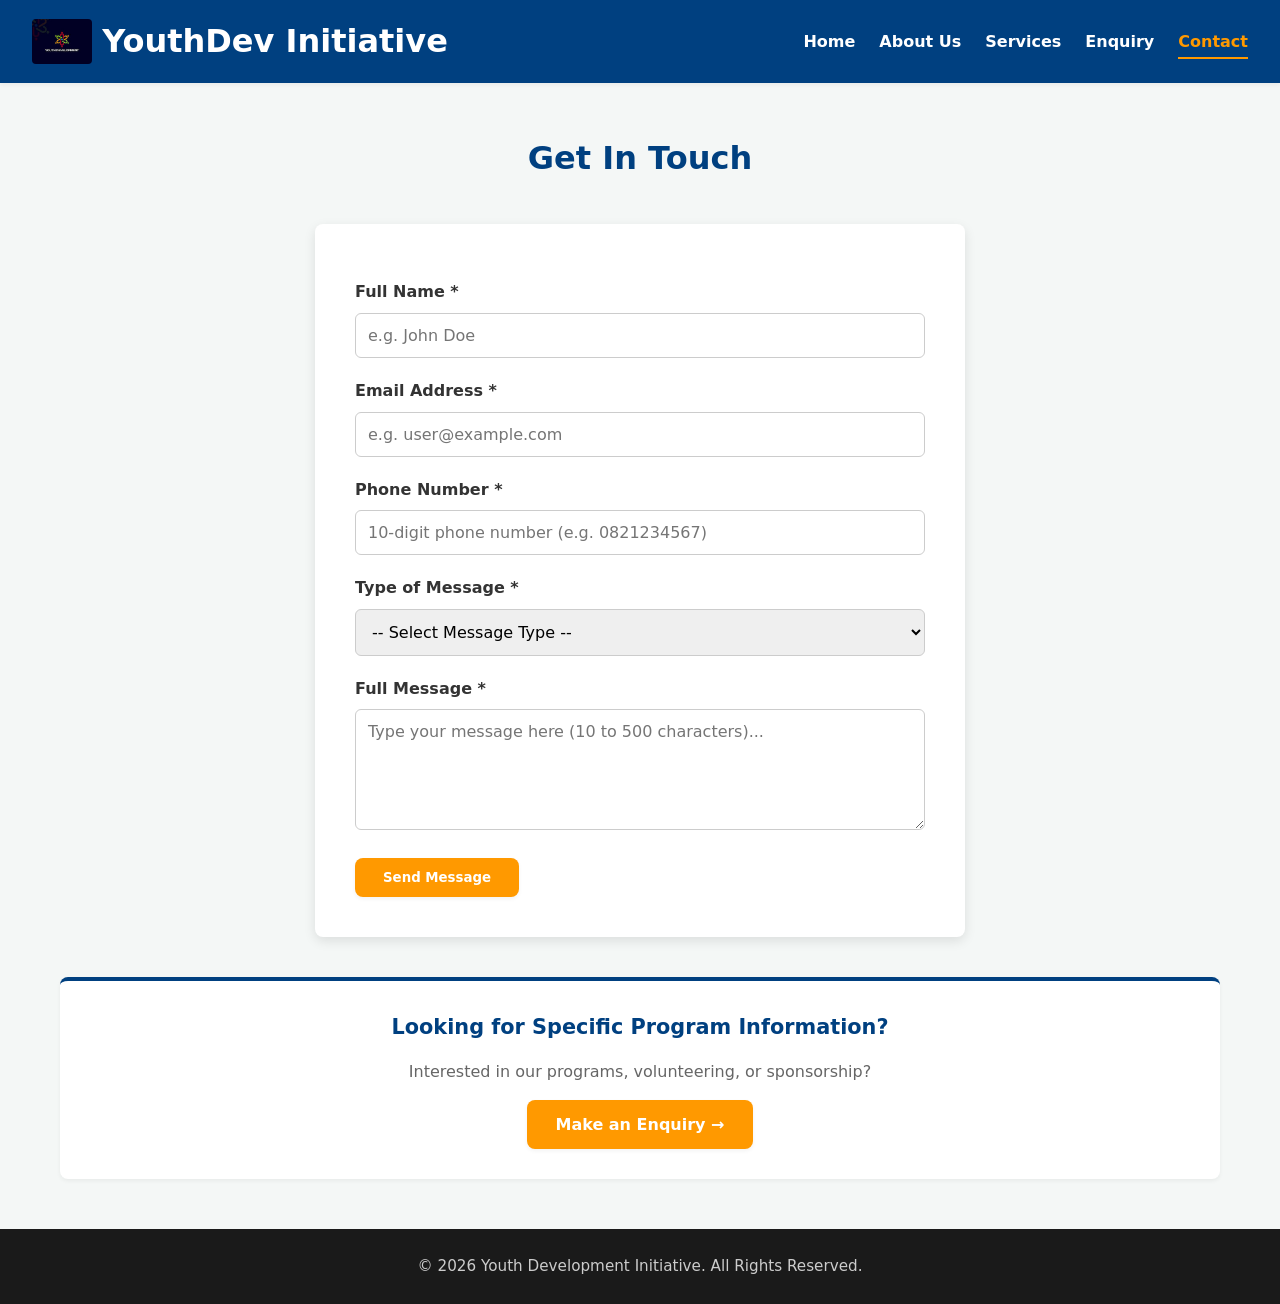
<file: WEDE/WEDE/contact.html>
<!DOCTYPE html>
<html lang="en">
<head>
    <meta charset="UTF-8">
    <meta name="viewport" content="width=device-width, initial-scale=1.0">
    <meta name="description" content="Get in touch with the Youth Development Initiative team for general inquiries and support.">
    <title>Youth Development Initiative | Contact Us</title>
    <link rel="stylesheet" href="style.css">
</head>
<body>
    <header>
        <div class="logo-container" style="display: flex; align-items: center; gap: 10px;">
            <img src="images/img1-logo.jpg" alt="Youth Development Initiative Logo" class="logo" style="height: 45px; width: auto; border-radius: 4px;">
            <h1>YouthDev Initiative</h1>
        </div>
        <nav>
            <ul>
                <li><a href="index.html">Home</a></li>
                <li><a href="about.html">About Us</a></li>
                <li><a href="services.html">Services</a></li>
                <li><a href="enquiry.html">Enquiry</a></li>
                <li><a href="contact.html" class="active">Contact</a></li>
            </ul>
        </nav>
    </header>

    <main>
        <section class="container">
            <h2 class="page-title">Get In Touch</h2>
            <form class="contact-form" id="contactForm" action="https://httpbin.org/post" method="POST" novalidate>
                <div id="contactStatus" class="status-box" style="margin-bottom: 15px; text-align: center; font-weight: 600;"></div>
                
                <div class="form-group">
                    <label for="name">Full Name *</label>
                    <input type="text" id="name" name="name" required minlength="2" maxlength="50" placeholder="e.g. John Doe">
                    <span class="error-message" id="nameError" style="color: #d9534f; font-size: 0.85rem;"></span>
                </div>

                <div class="form-group">
                    <label for="email">Email Address *</label>
                    <input type="email" id="email" name="email" required placeholder="e.g. user@example.com">
                    <span class="error-message" id="emailError" style="color: #d9534f; font-size: 0.85rem;"></span>
                </div>

                <div class="form-group">
                    <label for="phone">Phone Number *</label>
                    <input type="tel" id="phone" name="phone" required pattern="^[0-9]{10}$" placeholder="10-digit phone number (e.g. 0821234567)">
                    <span class="error-message" id="phoneError" style="color: #d9534f; font-size: 0.85rem;"></span>
                </div>

                <div class="form-group">
                    <label for="msgType">Type of Message *</label>
                    <select id="msgType" name="msgType" required style="width: 100%; padding: 12px; border: 1px solid #cccccc; border-radius: 6px; font-size: 1rem;">
                        <option value="">-- Select Message Type --</option>
                        <option value="General Inquiry">General Inquiry</option>
                        <option value="Feedback">Feedback</option>
                        <option value="Support Request">Support Request</option>
                    </select>
                    <span class="error-message" id="msgTypeError" style="color: #d9534f; font-size: 0.85rem;"></span>
                </div>

                <div class="form-group">
                    <label for="message">Full Message *</label>
                    <textarea id="message" name="message" rows="5" required minlength="10" maxlength="500" placeholder="Type your message here (10 to 500 characters)..."></textarea>
                    <span class="error-message" id="messageError" style="color: #d9534f; font-size: 0.85rem;"></span>
                </div>

                <button type="submit" class="btn" id="submitBtn">Send Message</button>
            </form>

            <!-- In-Page CTA -->
            <div class="card" style="margin-top: 40px; text-align: center;">
                <h3>Looking for Specific Program Information?</h3>
                <p style="color: var(--text-muted); margin-bottom: 15px;">Interested in our programs, volunteering, or sponsorship?</p>
                <a href="enquiry.html" class="btn">Make an Enquiry &rarr;</a>
            </div>
        </section>
    </main>

    <footer>
        <p>&copy; 2026 Youth Development Initiative. All Rights Reserved.</p>
    </footer>

    <script src="script.js"></script>
</body>
</html>
</file>
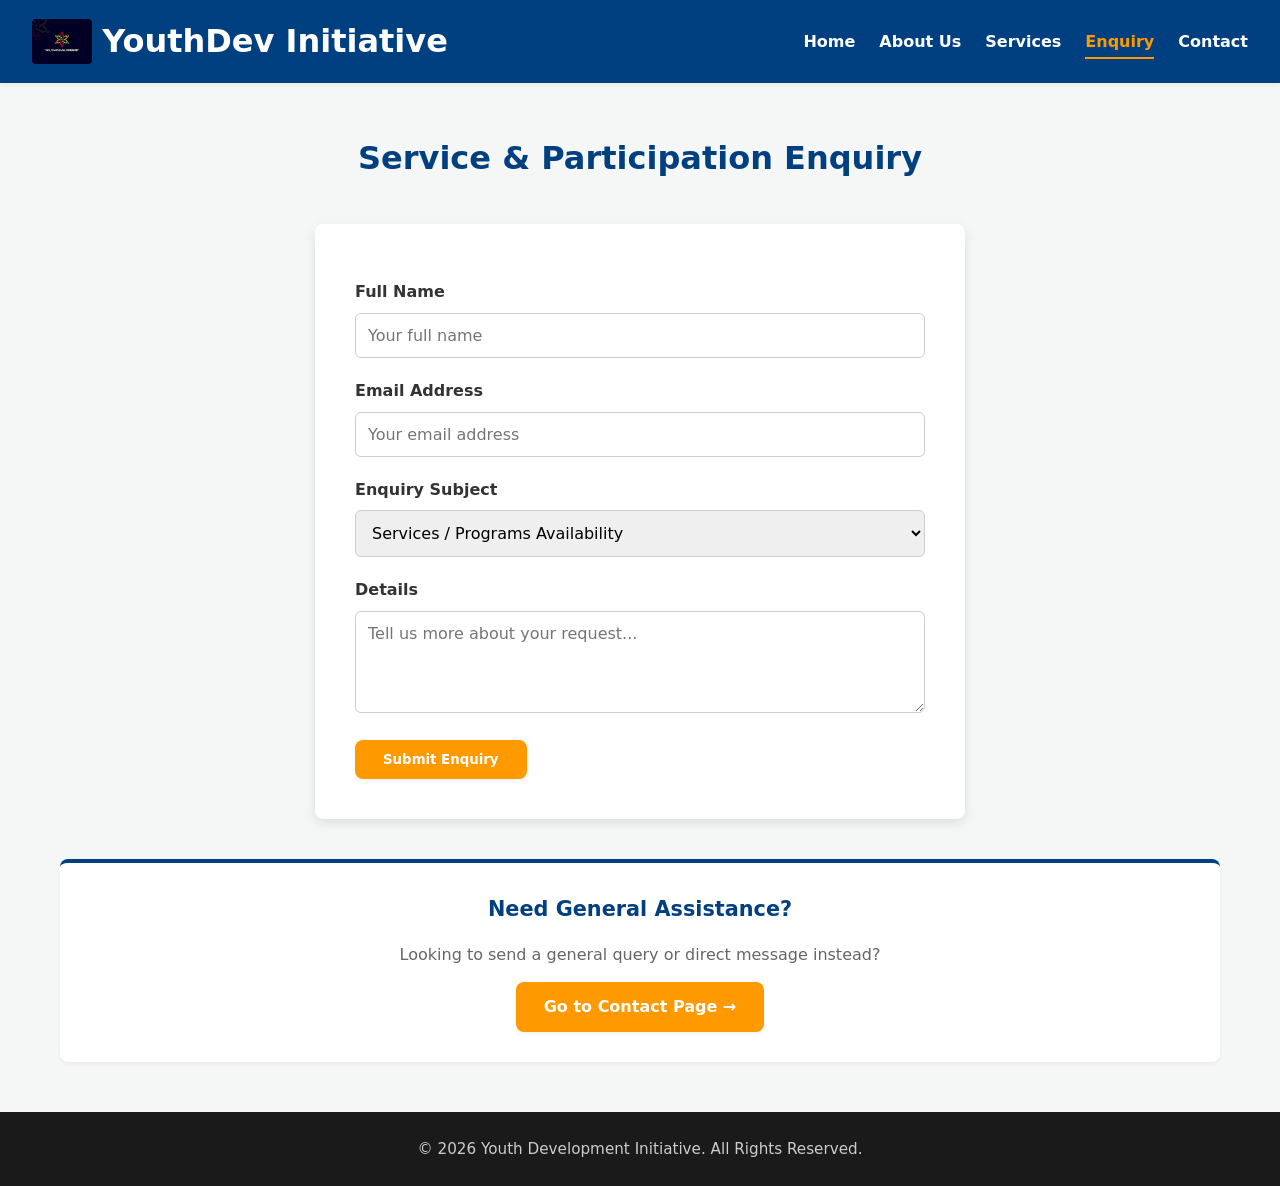
<file: WEDE/WEDE/enquiry.html>
<!DOCTYPE html>
<html lang="en">
<head>
    <meta charset="UTF-8">
    <meta name="viewport" content="width=device-width, initial-scale=1.0">
    <meta name="description" content="Enquire about YouthDev Initiative services, products, or volunteer and sponsorship opportunities.">
    <title>Youth Development Initiative | Enquiry</title>
    <link rel="stylesheet" href="style.css">
</head>
<body>
    <header>
        <div class="logo-container" style="display: flex; align-items: center; gap: 10px;">
            <img src="images/img1-logo.jpg" alt="Youth Development Initiative Logo" class="logo" style="height: 45px; width: auto; border-radius: 4px;">
            <h1>YouthDev Initiative</h1>
        </div>
        <nav>
            <ul>
                <li><a href="index.html">Home</a></li>
                <li><a href="about.html">About Us</a></li>
                <li><a href="services.html">Services</a></li>
                <li><a href="enquiry.html" class="active">Enquiry</a></li>
                <li><a href="contact.html">Contact</a></li>
            </ul>
        </nav>
    </header>

    <main>
        <section class="container">
            <h2 class="page-title">Service & Participation Enquiry</h2>
            <form class="contact-form" id="enquiryForm">
                <div id="enquiryResponse" style="margin-bottom: 15px; font-weight: 600; text-align: center;"></div>
                
                <div class="form-group">
                    <label for="enquiryName">Full Name</label>
                    <input type="text" id="enquiryName" name="name" required placeholder="Your full name">
                </div>

                <div class="form-group">
                    <label for="enquiryEmail">Email Address</label>
                    <input type="email" id="enquiryEmail" name="email" required placeholder="Your email address">
                </div>

                <div class="form-group">
                    <label for="enquiryType">Enquiry Subject</label>
                    <select id="enquiryType" name="enquiryType" style="width: 100%; padding: 12px; border: 1px solid #cccccc; border-radius: 6px; font-size: 1rem;">
                        <option value="service">Services / Programs Availability</option>
                        <option value="volunteer">Become a Volunteer</option>
                        <option value="sponsor">Become a Sponsor</option>
                    </select>
                </div>

                <div class="form-group">
                    <label for="enquiryDetails">Details</label>
                    <textarea id="enquiryDetails" name="details" rows="4" required placeholder="Tell us more about your request..."></textarea>
                </div>

                <button type="submit" class="btn">Submit Enquiry</button>
            </form>

            <!-- In-Page CTA -->
            <div class="card" style="margin-top: 40px; text-align: center;">
                <h3>Need General Assistance?</h3>
                <p style="color: var(--text-muted); margin-bottom: 15px;">Looking to send a general query or direct message instead?</p>
                <a href="contact.html" class="btn">Go to Contact Page &rarr;</a>
            </div>
        </section>
    </main>

    <footer>
        <p>&copy; 2026 Youth Development Initiative. All Rights Reserved.</p>
    </footer>

    <script src="script.js"></script>
</body>
</html>
</file>
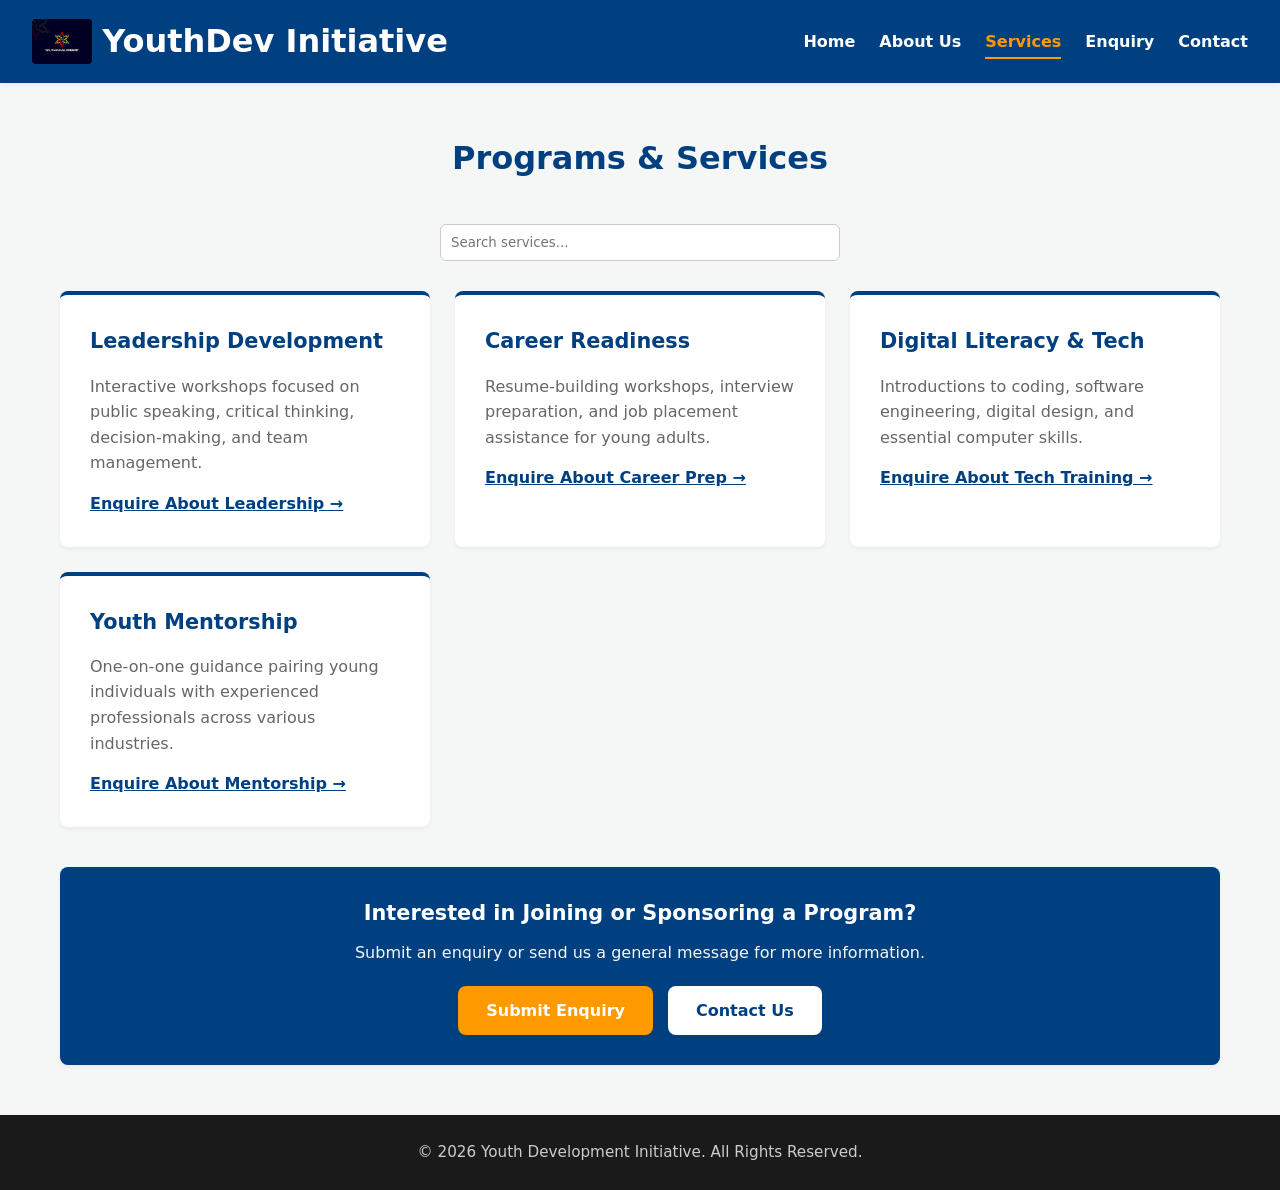
<file: WEDE/WEDE/services.html>
<!DOCTYPE html>
<html lang="en">
<head>
    <meta charset="UTF-8">
    <meta name="viewport" content="width=device-width, initial-scale=1.0">
    <meta name="description" content="Explore leadership, career readiness, digital literacy, and mentorship programs offered by YouthDev Initiative.">
    <title>Youth Development Initiative | Services</title>
    <link rel="stylesheet" href="style.css">
</head>
<body>
    <header>
        <div class="logo-container" style="display: flex; align-items: center; gap: 10px;">
            <img src="images/img1-logo.jpg" alt="Youth Development Initiative Logo" class="logo" style="height: 45px; width: auto; border-radius: 4px;">
            <h1>YouthDev Initiative</h1>
        </div>
        <nav>
            <ul>
                <li><a href="index.html">Home</a></li>
                <li><a href="about.html">About Us</a></li>
                <li><a href="services.html" class="active">Services</a></li>
                <li><a href="enquiry.html">Enquiry</a></li>
                <li><a href="contact.html">Contact</a></li>
            </ul>
        </nav>
    </header>

    <main>
        <section class="container">
            <h2 class="page-title">Programs & Services</h2>
            
            <div style="margin-bottom: 30px; text-align: center;">
                <input type="text" id="serviceSearch" placeholder="Search services..." style="padding: 10px; width: 100%; max-width: 400px; border: 1px solid #ccc; border-radius: 6px;">
            </div>

            <div class="grid" id="servicesGrid">
                <div class="card service-card">
                    <h3>Leadership Development</h3>
                    <p>Interactive workshops focused on public speaking, critical thinking, decision-making, and team management.</p>
                    <a href="enquiry.html" style="display: inline-block; margin-top: 15px; color: var(--primary-color); font-weight: 600;">Enquire About Leadership &rarr;</a>
                </div>
                <div class="card service-card">
                    <h3>Career Readiness</h3>
                    <p>Resume-building workshops, interview preparation, and job placement assistance for young adults.</p>
                    <a href="enquiry.html" style="display: inline-block; margin-top: 15px; color: var(--primary-color); font-weight: 600;">Enquire About Career Prep &rarr;</a>
                </div>
                <div class="card service-card">
                    <h3>Digital Literacy & Tech</h3>
                    <p>Introductions to coding, software engineering, digital design, and essential computer skills.</p>
                    <a href="enquiry.html" style="display: inline-block; margin-top: 15px; color: var(--primary-color); font-weight: 600;">Enquire About Tech Training &rarr;</a>
                </div>
                <div class="card service-card">
                    <h3>Youth Mentorship</h3>
                    <p>One-on-one guidance pairing young individuals with experienced professionals across various industries.</p>
                    <a href="enquiry.html" style="display: inline-block; margin-top: 15px; color: var(--primary-color); font-weight: 600;">Enquire About Mentorship &rarr;</a>
                </div>
            </div>

            <!-- In-Page CTA -->
            <div class="card" style="margin-top: 40px; text-align: center; background: var(--primary-color); color: #ffffff; border-top: none;">
                <h3 style="color: #ffffff; margin-bottom: 10px;">Interested in Joining or Sponsoring a Program?</h3>
                <p style="color: #f4f7f6; margin-bottom: 20px;">Submit an enquiry or send us a general message for more information.</p>
                <div style="display: flex; justify-content: center; gap: 15px; flex-wrap: wrap;">
                    <a href="enquiry.html" class="btn" style="background-color: var(--accent-color);">Submit Enquiry</a>
                    <a href="contact.html" class="btn" style="background-color: #ffffff; color: var(--primary-color);">Contact Us</a>
                </div>
            </div>
        </section>
    </main>

    <footer>
        <p>&copy; 2026 Youth Development Initiative. All Rights Reserved.</p>
    </footer>

    <script src="script.js"></script>
</body>
</html>
</file>
<file: projects/css/style.css>
/* ================================
   General Styles & Variables
   ================================ */
:root {
    --primary-color: #2563eb;
    --secondary-color: #1e40af;
    --accent-color: #f59e0b;
    --success-color: #10b981;
    --text-dark: #1f2937;
    --text-light: #6b7280;
    --bg-light: #f9fafb;
    --bg-white: #ffffff;
    --border-color: #e5e7eb;
    --shadow: 0 2px 8px rgba(0, 0, 0, 0.1);
    --shadow-lg: 0 10px 25px rgba(0, 0, 0, 0.15);
}

* {
    margin: 0;
    padding: 0;
    box-sizing: border-box;
}

html {
    scroll-behavior: smooth;
}

body {
    font-family: 'Segoe UI', Tahoma, Geneva, Verdana, sans-serif;
    line-height: 1.6;
    color: var(--text-dark);
    background-color: var(--bg-white);
}

.container {
    max-width: 1200px;
    margin: 0 auto;
    padding: 0 20px;
}

/* ================================
   Typography
   ================================ */
h1, h2, h3, h4, h5, h6 {
    font-weight: 600;
    margin-bottom: 1rem;
    color: var(--text-dark);
}

h1 {
    font-size: 2.5rem;
}

h2 {
    font-size: 2rem;
}

h3 {
    font-size: 1.5rem;
}

p {
    color: var(--text-light);
    margin-bottom: 1rem;
    line-height: 1.8;
}

a {
    text-decoration: none;
    color: var(--primary-color);
    transition: color 0.3s ease;
}

a:hover {
    color: var(--secondary-color);
}

/* ================================
   Buttons
   ================================ */
.btn {
    display: inline-block;
    padding: 12px 30px;
    border: none;
    border-radius: 5px;
    font-size: 1rem;
    cursor: pointer;
    transition: all 0.3s ease;
    font-weight: 600;
    text-align: center;
}

.btn-primary {
    background-color: var(--primary-color);
    color: white;
}

.btn-primary:hover {
    background-color: var(--secondary-color);
    transform: translateY(-2px);
    box-shadow: var(--shadow-lg);
}

.btn-secondary {
    background-color: var(--accent-color);
    color: white;
}

.btn-secondary:hover {
    background-color: #d97706;
    transform: translateY(-2px);
    box-shadow: var(--shadow-lg);
}

/* ================================
   Navigation
   ================================ */
.navbar {
    background-color: var(--bg-white);
    box-shadow: var(--shadow);
    position: sticky;
    top: 0;
    z-index: 100;
}

.navbar .container {
    display: flex;
    justify-content: space-between;
    align-items: center;
    padding: 1rem 20px;
}

.nav-brand h1 {
    color: var(--primary-color);
    font-size: 1.8rem;
    margin: 0;
}

.nav-brand p {
    font-size: 0.8rem;
    color: var(--text-light);
    margin: 0;
}

.nav-menu {
    display: flex;
    list-style: none;
    gap: 2rem;
}

.nav-menu a {
    color: var(--text-dark);
    font-weight: 500;
    position: relative;
    padding: 0.5rem 0;
}

.nav-menu a::after {
    content: '';
    position: absolute;
    bottom: 0;
    left: 0;
    width: 0;
    height: 2px;
    background-color: var(--primary-color);
    transition: width 0.3s ease;
}

.nav-menu a:hover::after,
.nav-menu a.active::after {
    width: 100%;
}

/* ================================
   Hero Section
   ================================ */
.hero {
    background: linear-gradient(135deg, var(--primary-color) 0%, var(--secondary-color) 100%);
    color: white;
    padding: 100px 20px;
    text-align: center;
    position: relative;
    overflow: hidden;
}

.hero::before {
    content: '';
    position: absolute;
    top: -50%;
    right: -10%;
    width: 600px;
    height: 600px;
    background: rgba(255, 255, 255, 0.1);
    border-radius: 50%;
}

.hero-content {
    position: relative;
    z-index: 1;
}

.hero h1 {
    font-size: 3rem;
    margin-bottom: 1.5rem;
    color: white;
}

.hero p {
    font-size: 1.3rem;
    margin-bottom: 2rem;
    color: rgba(255, 255, 255, 0.9);
}

/* ================================
   Welcome Section
   ================================ */
.welcome {
    padding: 80px 20px;
    background-color: var(--bg-light);
}

.welcome h2 {
    text-align: center;
    margin-bottom: 3rem;
}

.welcome-content {
    display: grid;
    grid-template-columns: 1fr 1fr;
    gap: 3rem;
    align-items: center;
}

.welcome-text p {
    font-size: 1.1rem;
    line-height: 1.8;
}

.welcome-stats {
    display: grid;
    grid-template-columns: 1fr;
    gap: 2rem;
}

.stat {
    background-color: white;
    padding: 2rem;
    border-radius: 10px;
    text-align: center;
    box-shadow: var(--shadow);
}

.stat h3 {
    color: var(--primary-color);
    font-size: 2.5rem;
    margin-bottom: 0.5rem;
}

.stat p {
    color: var(--text-light);
    font-size: 1.1rem;
    margin-bottom: 0;
}

/* ================================
   Features Section
   ================================ */
.features {
    padding: 80px 20px;
}

.features h2 {
    text-align: center;
    margin-bottom: 3rem;
}

.features-grid {
    display: grid;
    grid-template-columns: repeat(auto-fit, minmax(300px, 1fr));
    gap: 2rem;
}

.feature-card {
    background-color: var(--bg-light);
    padding: 2rem;
    border-radius: 10px;
    text-align: center;
    transition: all 0.3s ease;
    border-top: 4px solid var(--primary-color);
}

.feature-card:hover {
    transform: translateY(-10px);
    box-shadow: var(--shadow-lg);
    background-color: white;
}

.feature-icon {
    font-size: 3rem;
    margin-bottom: 1rem;
}

.feature-card h3 {
    margin-bottom: 1rem;
    color: var(--text-dark);
}

.feature-card p {
    color: var(--text-light);
    font-size: 0.95rem;
}

/* ================================
   Call to Action Section
   ================================ */
.cta {
    background: linear-gradient(135deg, var(--primary-color) 0%, var(--secondary-color) 100%);
    color: white;
    padding: 60px 20px;
    text-align: center;
}

.cta h2 {
    font-size: 2.5rem;
    margin-bottom: 1rem;
    color: white;
}

.cta p {
    font-size: 1.2rem;
    margin-bottom: 2rem;
    color: rgba(255, 255, 255, 0.9);
}

/* ================================
   Page Header
   ================================ */
.page-header {
    background: linear-gradient(135deg, var(--primary-color) 0%, var(--secondary-color) 100%);
    color: white;
    padding: 60px 20px;
    text-align: center;
}

.page-header h1 {
    font-size: 2.5rem;
    margin-bottom: 1rem;
    color: white;
}

.page-header p {
    font-size: 1.2rem;
    color: rgba(255, 255, 255, 0.9);
}

/* ================================
   About Section
   ================================ */
.about-section {
    padding: 80px 20px;
}

.about-content {
    max-width: 900px;
    margin: 0 auto;
}

.about-content h2 {
    margin-top: 2rem;
    margin-bottom: 1.5rem;
    color: var(--primary-color);
    font-size: 1.8rem;
}

.about-content p {
    font-size: 1.05rem;
    line-height: 1.9;
    margin-bottom: 1.5rem;
}

.mission-box, .vision-box {
    background-color: var(--bg-light);
    padding: 2rem;
    border-left: 4px solid var(--primary-color);
    border-radius: 5px;
    margin-bottom: 2rem;
}

.mission-box p, .vision-box p {
    font-size: 1.1rem;
    color: var(--text-dark);
    font-weight: 500;
    margin-bottom: 0;
}

.values-grid {
    display: grid;
    grid-template-columns: repeat(auto-fit, minmax(250px, 1fr));
    gap: 2rem;
    margin: 2rem 0;
}

.value-item {
    background-color: white;
    padding: 2rem;
    border-radius: 10px;
    box-shadow: var(--shadow);
    text-align: center;
}

.value-item h3 {
    font-size: 1.3rem;
    margin-bottom: 1rem;
}

.value-item p {
    color: var(--text-light);
    font-size: 0.95rem;
}

.differences {
    display: grid;
    grid-template-columns: repeat(auto-fit, minmax(280px, 1fr));
    gap: 2rem;
    margin-top: 2rem;
}

.diff-item {
    background-color: var(--bg-light);
    padding: 1.5rem;
    border-radius: 8px;
}

.diff-item h4 {
    color: var(--primary-color);
    margin-bottom: 0.5rem;
}

/* ================================
   Team Section
   ================================ */
.team-section {
    padding: 80px 20px;
    background-color: var(--bg-light);
}

.team-section h2 {
    text-align: center;
    margin-bottom: 3rem;
}

.team-grid {
    display: grid;
    grid-template-columns: repeat(auto-fit, minmax(250px, 1fr));
    gap: 2rem;
}

.team-member {
    background-color: white;
    padding: 2rem;
    border-radius: 10px;
    text-align: center;
    box-shadow: var(--shadow);
    transition: all 0.3s ease;
}

.team-member:hover {
    transform: translateY(-10px);
    box-shadow: var(--shadow-lg);
}

.member-avatar {
    font-size: 4rem;
    margin-bottom: 1rem;
}

.team-member h3 {
    color: var(--text-dark);
    margin-bottom: 0.5rem;
}

.team-member p {
    margin-bottom: 1rem;
    font-size: 0.95rem;
}

.member-bio {
    color: var(--text-light);
    font-size: 0.9rem;
    margin-bottom: 0;
}

/* ================================
   Services Section
   ================================ */
.services-section {
    padding: 80px 20px;
}

.services-intro {
    text-align: center;
    max-width: 700px;
    margin: 0 auto 4rem;
    font-size: 1.1rem;
    color: var(--text-light);
}

.service-detail {
    background-color: var(--bg-light);
    padding: 2.5rem;
    border-radius: 10px;
    margin-bottom: 2rem;
    border-left: 4px solid var(--primary-color);
}

.service-icon {
    font-size: 2.5rem;
    margin-bottom: 1rem;
    display: block;
}

.service-detail h2 {
    color: var(--primary-color);
    margin-bottom: 1rem;
}

.service-detail ul {
    list-style-position: inside;
    margin: 1.5rem 0;
    color: var(--text-light);
}

.service-detail li {
    margin-bottom: 0.8rem;
    line-height: 1.6;
}

.service-detail p {
    margin-bottom: 0.8rem;
}

.enrollment-section {
    margin-top: 4rem;
    padding: 3rem 0;
    border-top: 2px solid var(--border-color);
}

.enrollment-section h2 {
    text-align: center;
    margin-bottom: 3rem;
}

.enrollment-steps {
    display: grid;
    grid-template-columns: repeat(auto-fit, minmax(200px, 1fr));
    gap: 2rem;
}

.step {
    background-color: white;
    padding: 2rem;
    border-radius: 10px;
    box-shadow: var(--shadow);
    text-align: center;
}

.step-number {
    display: flex;
    align-items: center;
    justify-content: center;
    width: 50px;
    height: 50px;
    background-color: var(--primary-color);
    color: white;
    border-radius: 50%;
    font-weight: bold;
    font-size: 1.5rem;
    margin: 0 auto 1rem;
}

.step h3 {
    margin-bottom: 0.5rem;
}

.service-cta {
    text-align: center;
    padding: 3rem;
    background-color: var(--bg-light);
    border-radius: 10px;
    margin-top: 3rem;
}

.service-cta h2 {
    margin-bottom: 1rem;
}

.service-cta p {
    margin-bottom: 2rem;
    font-size: 1.1rem;
}

.service-cta .btn {
    margin: 0 1rem;
}

/* ================================
   Contact Section
   ================================ */
.contact-section {
    padding: 80px 20px;
}

.contact-wrapper {
    display: grid;
    grid-template-columns: 1fr 1fr;
    gap: 3rem;
    margin-bottom: 4rem;
}

.contact-form-section h2,
.contact-info-section h2 {
    margin-bottom: 2rem;
}

.form-group {
    margin-bottom: 1.5rem;
}

.form-group label {
    display: block;
    margin-bottom: 0.5rem;
    font-weight: 500;
    color: var(--text-dark);
}

.form-group input,
.form-group select,
.form-group textarea {
    width: 100%;
    padding: 10px;
    border: 1px solid var(--border-color);
    border-radius: 5px;
    font-family: inherit;
    font-size: 1rem;
    transition: border-color 0.3s ease;
}

.form-group input:focus,
.form-group select:focus,
.form-group textarea:focus {
    outline: none;
    border-color: var(--primary-color);
    box-shadow: 0 0 0 3px rgba(37, 99, 235, 0.1);
}

.info-card {
    background-color: var(--bg-light);
    padding: 2rem;
    border-radius: 10px;
    margin-bottom: 1.5rem;
}

.info-card h3 {
    color: var(--primary-color);
    margin-bottom: 1rem;
}

.info-card p {
    margin-bottom: 0.5rem;
    line-height: 1.8;
}

.social-links {
    display: flex;
    flex-direction: column;
    gap: 0.5rem;
}

.social-link {
    display: inline-block;
    color: var(--primary-color);
    font-weight: 500;
}

.social-link:hover {
    color: var(--secondary-color);
}

/* ================================
   FAQ Section
   ================================ */
.faq-section {
    margin-top: 4rem;
    padding: 3rem;
    background-color: var(--bg-light);
    border-radius: 10px;
}

.faq-section h2 {
    text-align: center;
    margin-bottom: 3rem;
}

.faq-container {
    display: grid;
    grid-template-columns: repeat(auto-fit, minmax(300px, 1fr));
    gap: 2rem;
}

.faq-item {
    background-color: white;
    padding: 1.5rem;
    border-radius: 8px;
    box-shadow: var(--shadow);
}

.faq-item h3 {
    color: var(--primary-color);
    margin-bottom: 1rem;
    font-size: 1.1rem;
}

.faq-item p {
    color: var(--text-light);
    font-size: 0.95rem;
    margin-bottom: 0;
}

/* ================================
   Footer
   ================================ */
.footer {
    background-color: var(--text-dark);
    color: white;
    padding: 3rem 20px 1rem;
}

.footer-content {
    display: grid;
    grid-template-columns: repeat(auto-fit, minmax(250px, 1fr));
    gap: 2rem;
    margin-bottom: 2rem;
}

.footer-section h4 {
    color: white;
    margin-bottom: 1rem;
}

.footer-section p {
    color: rgba(255, 255, 255, 0.7);
    font-size: 0.9rem;
    margin-bottom: 1rem;
}

.footer-section ul {
    list-style: none;
}

.footer-section ul li {
    margin-bottom: 0.5rem;
}

.footer-section a {
    color: rgba(255, 255, 255, 0.7);
    transition: color 0.3s ease;
}

.footer-section a:hover {
    color: white;
}

.social-icon {
    display: inline-block;
    margin-right: 1rem;
    color: rgba(255, 255, 255, 0.7);
}

.social-icon:hover {
    color: var(--accent-color);
}

.footer-bottom {
    text-align: center;
    padding-top: 2rem;
    border-top: 1px solid rgba(255, 255, 255, 0.1);
    color: rgba(255, 255, 255, 0.6);
    font-size: 0.9rem;
}

/* ================================
   Responsive Design
   ================================ */
@media (max-width: 768px) {
    h1 {
        font-size: 2rem;
    }

    h2 {
        font-size: 1.5rem;
    }

    .nav-menu {
        flex-direction: column;
        gap: 1rem;
    }

    .hero {
        padding: 60px 20px;
    }

    .hero h1 {
        font-size: 2rem;
    }

    .hero p {
        font-size: 1rem;
    }

    .welcome-content {
        grid-template-columns: 1fr;
    }

    .welcome-stats {
        display: grid;
        grid-template-columns: repeat(3, 1fr);
    }

    .stat {
        padding: 1rem;
    }

    .stat h3 {
        font-size: 1.8rem;
    }

    .contact-wrapper {
        grid-template-columns: 1fr;
    }

    .cta h2 {
        font-size: 1.8rem;
    }

    .page-header h1 {
        font-size: 1.8rem;
    }

    .service-cta .btn {
        display: block;
        margin: 0.5rem 0;
    }

    .faq-container {
        grid-template-columns: 1fr;
    }
}

@media (max-width: 480px) {
    .container {
        padding: 0 10px;
    }

    h1 {
        font-size: 1.5rem;
    }

    h2 {
        font-size: 1.2rem;
    }

    .nav-brand h1 {
        font-size: 1.3rem;
    }

    .nav-menu {
        gap: 0.5rem;
    }

    .nav-menu a {
        font-size: 0.9rem;
    }

    .hero {
        padding: 40px 10px;
    }

    .hero h1 {
        font-size: 1.5rem;
    }

    .hero p {
        font-size: 0.9rem;
    }

    .btn {
        padding: 10px 20px;
        font-size: 0.9rem;
    }

    .welcome {
        padding: 40px 10px;
    }

    .welcome-stats {
        grid-template-columns: 1fr;
    }

    .stat {
        padding: 1rem;
    }

    .stat h3 {
        font-size: 1.5rem;
    }

    .features {
        padding: 40px 10px;
    }

    .features-grid {
        grid-template-columns: 1fr;
    }

    .enrollment-steps {
        grid-template-columns: 1fr;
    }

    .footer-content {
        grid-template-columns: 1fr;
    }
}
</file>
<file: WEDE/WEDE/style.css>
/* ==========================================================================
   Global Reset & Variables
   ========================================================================== */
:root {
    --primary-color: #004080;
    --primary-dark: #002b55;
    --accent-color: #ff9900;
    --accent-hover: #e68a00;
    --bg-light: #f4f7f6;
    --card-bg: #ffffff;
    --text-color: #333333;
    --text-muted: #666666;
    --border-radius: 8px;
    --shadow-sm: 0 2px 4px rgba(0, 0, 0, 0.05);
    --shadow-md: 0 4px 12px rgba(0, 0, 0, 0.1);
    --shadow-lg: 0 8px 24px rgba(0, 0, 0, 0.15);
    --transition: all 0.3s ease;
}

* {
    margin: 0;
    padding: 0;
    box-sizing: border-box;
    font-family: 'Segoe UI', system-ui, -apple-system, BlinkMacSystemFont, Roboto, sans-serif;
}

body {
    line-height: 1.6;
    color: var(--text-color);
    background-color: var(--bg-light);
    display: flex;
    flex-direction: column;
    min-height: 100vh;
}

/* ==========================================================================
   Header & Navigation
   ========================================================================== */
header {
    background-color: var(--primary-color);
    color: #ffffff;
    padding: 1rem 2rem;
    display: flex;
    justify-content: space-between;
    align-items: center;
    position: sticky;
    top: 0;
    z-index: 1000;
    box-shadow: var(--shadow-sm);
}

header .logo h1 {
    font-size: 1.5rem;
    font-weight: 700;
    letter-spacing: 0.5px;
}

header nav ul {
    display: flex;
    list-style: none;
    gap: 1.5rem;
}

header nav ul li a {
    color: #ffffff;
    text-decoration: none;
    font-weight: 600;
    padding: 0.5rem 0;
    position: relative;
    transition: var(--transition);
}

header nav ul li a::after {
    content: '';
    position: absolute;
    width: 0;
    height: 2px;
    bottom: 0;
    left: 0;
    background-color: var(--accent-color);
    transition: var(--transition);
}

header nav ul li a:hover,
header nav ul li a.active {
    color: var(--accent-color);
}

header nav ul li a:hover::after,
header nav ul li a.active::after {
    width: 100%;
}

/* ==========================================================================
   Main Content & Hero Section
   ========================================================================== */
main {
    flex: 1;
}

.hero {
    background: linear-gradient(rgba(0, 64, 128, 0.85), rgba(0, 43, 85, 0.85)), 
                url('images/hero-banner.jpg') no-repeat center center/cover;
    color: #ffffff;
    text-align: center;
    padding: 100px 20px;
}

.hero h2 {
    font-size: 2.75rem;
    margin-bottom: 1rem;
    font-weight: 700;
}

.hero p {
    font-size: 1.25rem;
    margin-bottom: 2rem;
    max-width: 700px;
    margin-left: auto;
    margin-right: auto;
    opacity: 0.9;
}

/* Buttons */
.btn {
    display: inline-block;
    background-color: var(--accent-color);
    color: #ffffff;
    padding: 12px 28px;
    text-decoration: none;
    border-radius: var(--border-radius);
    font-weight: 700;
    border: none;
    cursor: pointer;
    box-shadow: var(--shadow-sm);
    transition: var(--transition);
}

.btn:hover {
    background-color: var(--accent-hover);
    transform: translateY(-2px);
    box-shadow: var(--shadow-md);
}

/* ==========================================================================
   Layout & Cards
   ========================================================================== */
.container {
    max-width: 1200px;
    margin: 50px auto;
    padding: 0 20px;
}

.page-title {
    text-align: center;
    margin-bottom: 40px;
    color: var(--primary-color);
    font-size: 2rem;
    position: relative;
}

.grid {
    display: grid;
    grid-template-columns: repeat(auto-fit, minmax(280px, 1fr));
    gap: 25px;
}

.card {
    background: var(--card-bg);
    padding: 30px;
    border-radius: var(--border-radius);
    box-shadow: var(--shadow-sm);
    text-align: left;
    transition: var(--transition);
    border-top: 4px solid var(--primary-color);
}

.card:hover {
    transform: translateY(-5px);
    box-shadow: var(--shadow-md);
}

.card h3 {
    color: var(--primary-color);
    margin-bottom: 15px;
    font-size: 1.3rem;
}

.card p {
    color: var(--text-muted);
}

/* Responsive Images */
img {
    max-width: 100%;
    height: auto;
    display: block;
}

.card-image {
    width: 100%;
    height: 200px;
    object-fit: cover;
    border-radius: 6px;
    margin-bottom: 20px;
}

/* ==========================================================================
   Forms & Inputs
   ========================================================================== */
.contact-form {
    background: var(--card-bg);
    padding: 40px;
    border-radius: var(--border-radius);
    box-shadow: var(--shadow-md);
    max-width: 650px;
    margin: 0 auto;
}

.form-group {
    margin-bottom: 20px;
}

.form-group label {
    display: block;
    margin-bottom: 8px;
    font-weight: 600;
    color: var(--text-color);
}

.form-group input,
.form-group textarea {
    width: 100%;
    padding: 12px;
    border: 1px solid #cccccc;
    border-radius: 6px;
    font-size: 1rem;
    transition: var(--transition);
}

.form-group input:focus,
.form-group textarea:focus {
    outline: none;
    border-color: var(--primary-color);
    box-shadow: 0 0 0 3px rgba(0, 64, 128, 0.15);
}

/* ==========================================================================
   Footer
   ========================================================================== */
footer {
    background-color: #1a1a1a;
    color: #cccccc;
    text-align: center;
    padding: 25px 20px;
    margin-top: auto;
    font-size: 0.95rem;
}

/* ==========================================================================
   Mobile Responsiveness
   ========================================================================== */
@media (max-width: 768px) {
    header {
        flex-direction: column;
        gap: 15px;
        padding: 1rem;
    }

    header nav ul {
        gap: 1rem;
    }

    .hero {
        padding: 60px 20px;
    }

    .hero h2 {
        font-size: 2rem;
    }

    .container {
        margin: 30px auto;
    }
}
</file>
